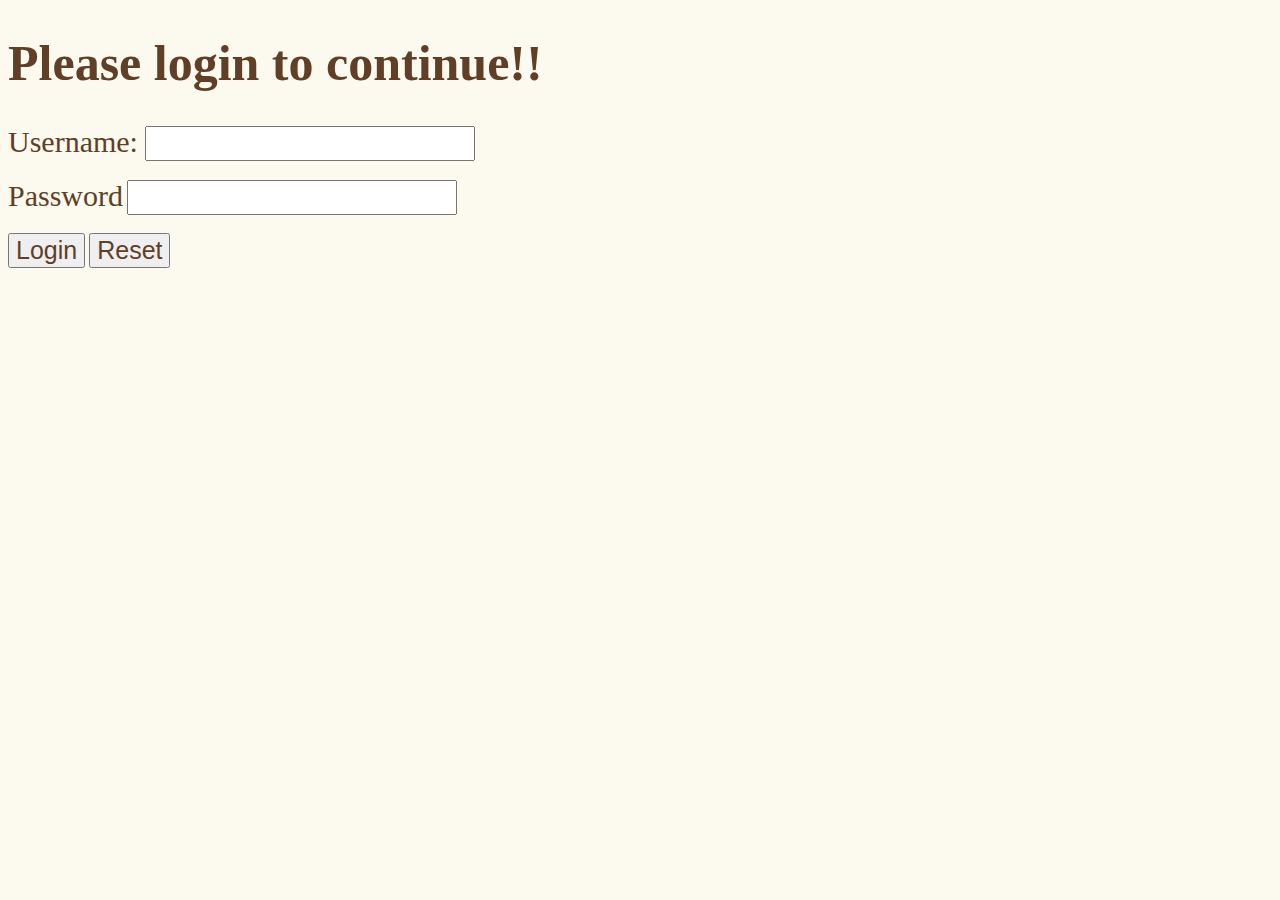
<file: index.html>
<!DOCTYPE html>
<html>
    <head>
        <title>Login</title>
        <script>
            function checkLogin(event){
                event.preventDefault(); 
                const users = {
                    "iniyaa" : "password1",
                    "abc123" : "password2", 
                    "admin" : "password3"
                }; 

                const username = document.getElementById("username").value; 
                const password = document.getElementById("password").value; 

                if (users[username] === password){
                    window.location.href = "home.html"; 
                }
                else{
                    alert("Incorrect username or password")
                }
            }
        </script>
        <link rel="stylesheet" href="login_style.css">
    </head>

    <body>
        <h1>Please login to continue!!</h1>
        <form onsubmit="checkLogin(event)">
        <label for="username">Username: </label>
        <input type="text" id="username" required>
        <br><br>

        <label for="password">Password</label>
        <input type="password" id="password" required>
        
        <br><br>
        <input type="submit" value="Login">
        <input type="reset" value="Reset">
    </form>
    </body>
</html>
</file>
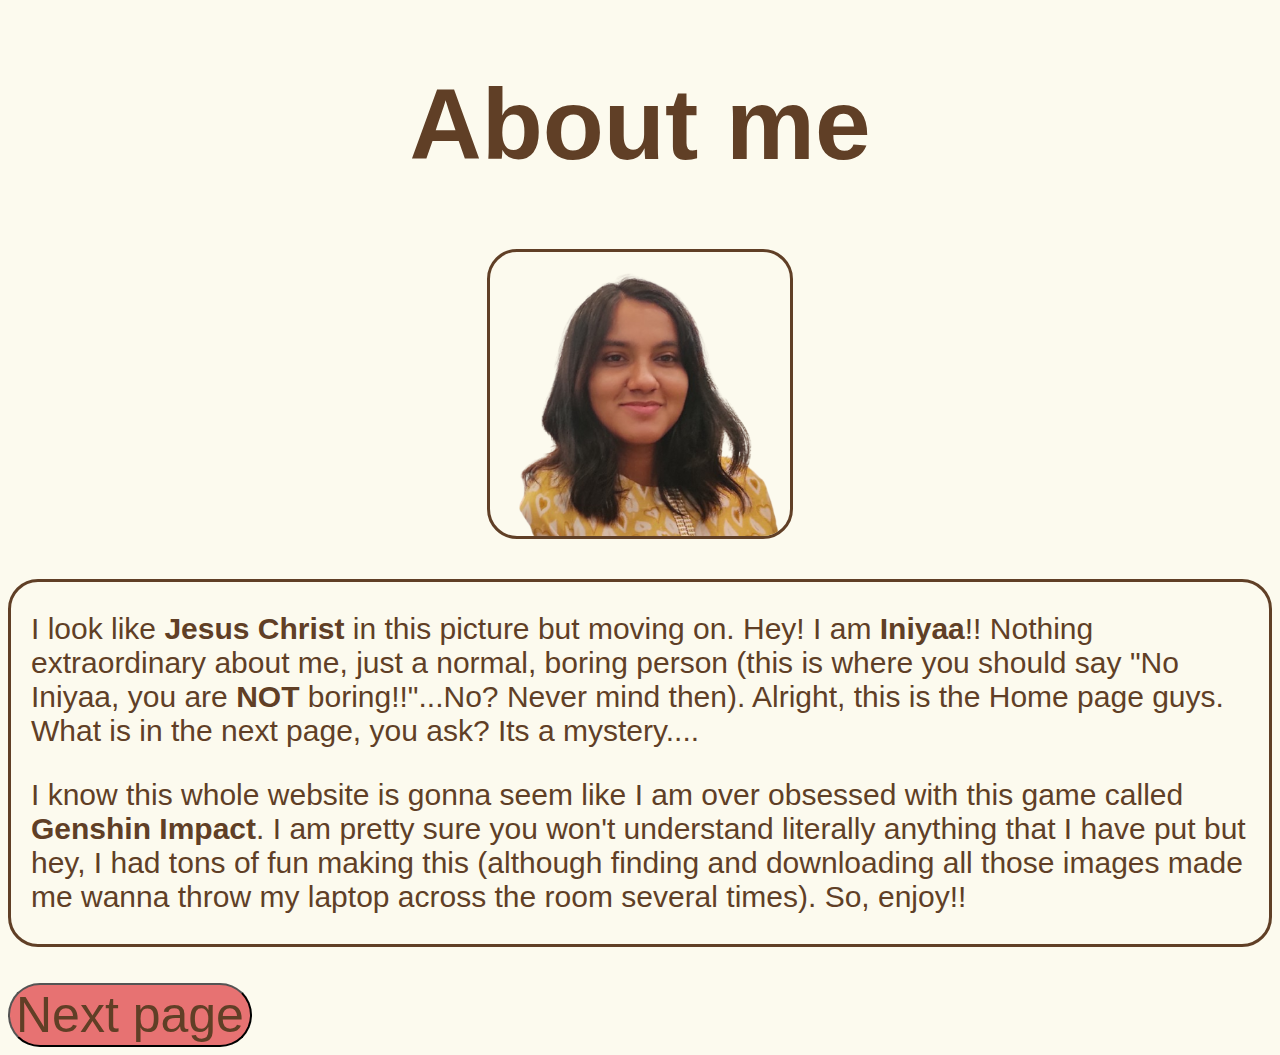
<file: home.html>
<!DOCTYPE html>
<html>
    <head>
        <title>Personal Website</title>
        <link rel="stylesheet" href="style.css">
    </head>

    <body>
        <h1>About me</h1>
        <div id="me">
        <a href="page2.html" target="_blank">
        <img src="assets/images/meee.png" alt="me" width="300">
        </a>
        </div>
        <br><br>
        <div class="desc">
        <p>I look like <b>Jesus Christ</b> in this picture but moving on. Hey! I am <b>Iniyaa</b>!! Nothing extraordinary about me, just a normal, boring person (this is where you should say "No Iniyaa, you are <b>NOT</b> boring!!"...No? Never mind then). Alright, this is the Home page guys. What is in the next page, you ask? Its a mystery....</p>
        <p>I know this whole website is gonna seem like I am over obsessed with this game called <b>Genshin Impact</b>. I am pretty sure you won't understand literally anything that I have put but hey, I had tons of fun making this (although finding and downloading all those images made me wanna throw my laptop across the room several times). So, enjoy!!</p>
    </div>
        <br><br>
        <a href="page2.html" target="_blank">
        <button>Next page</button>
        </a>
    </body>
        
</html>
</file>
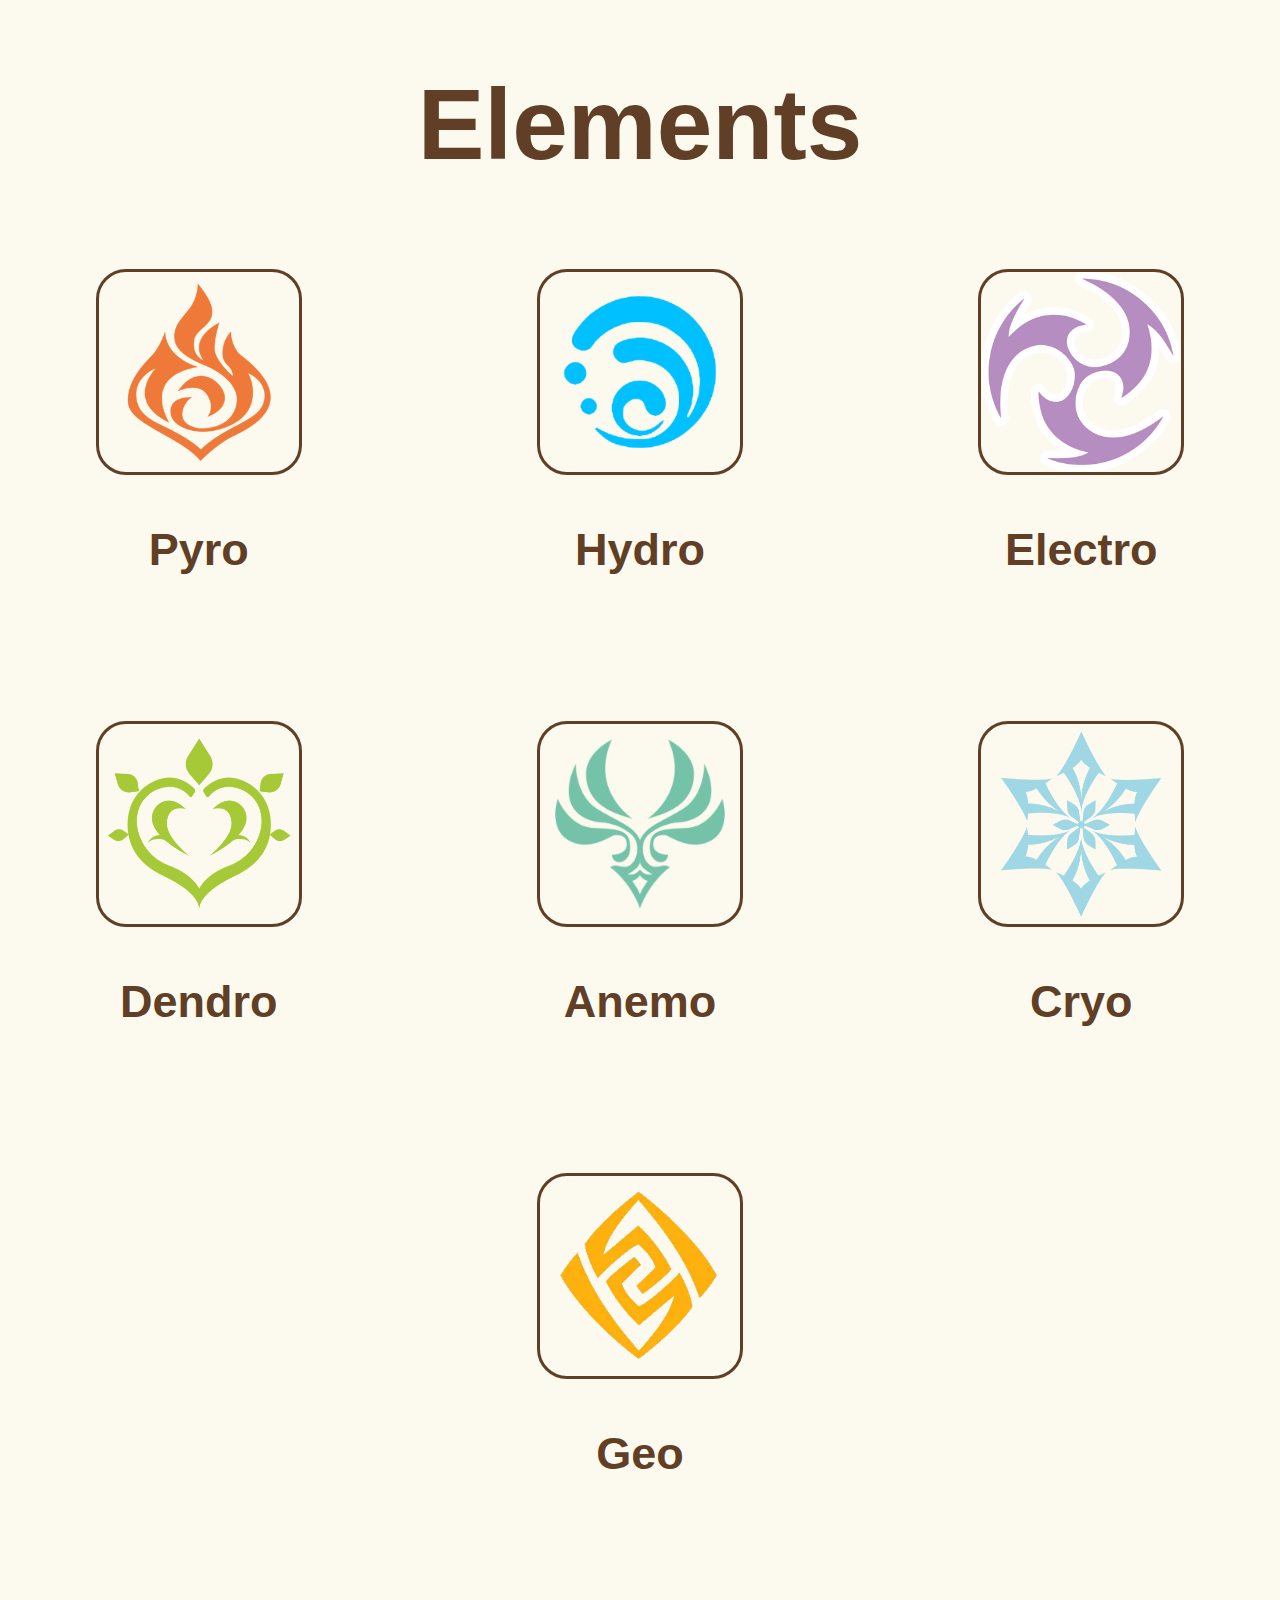
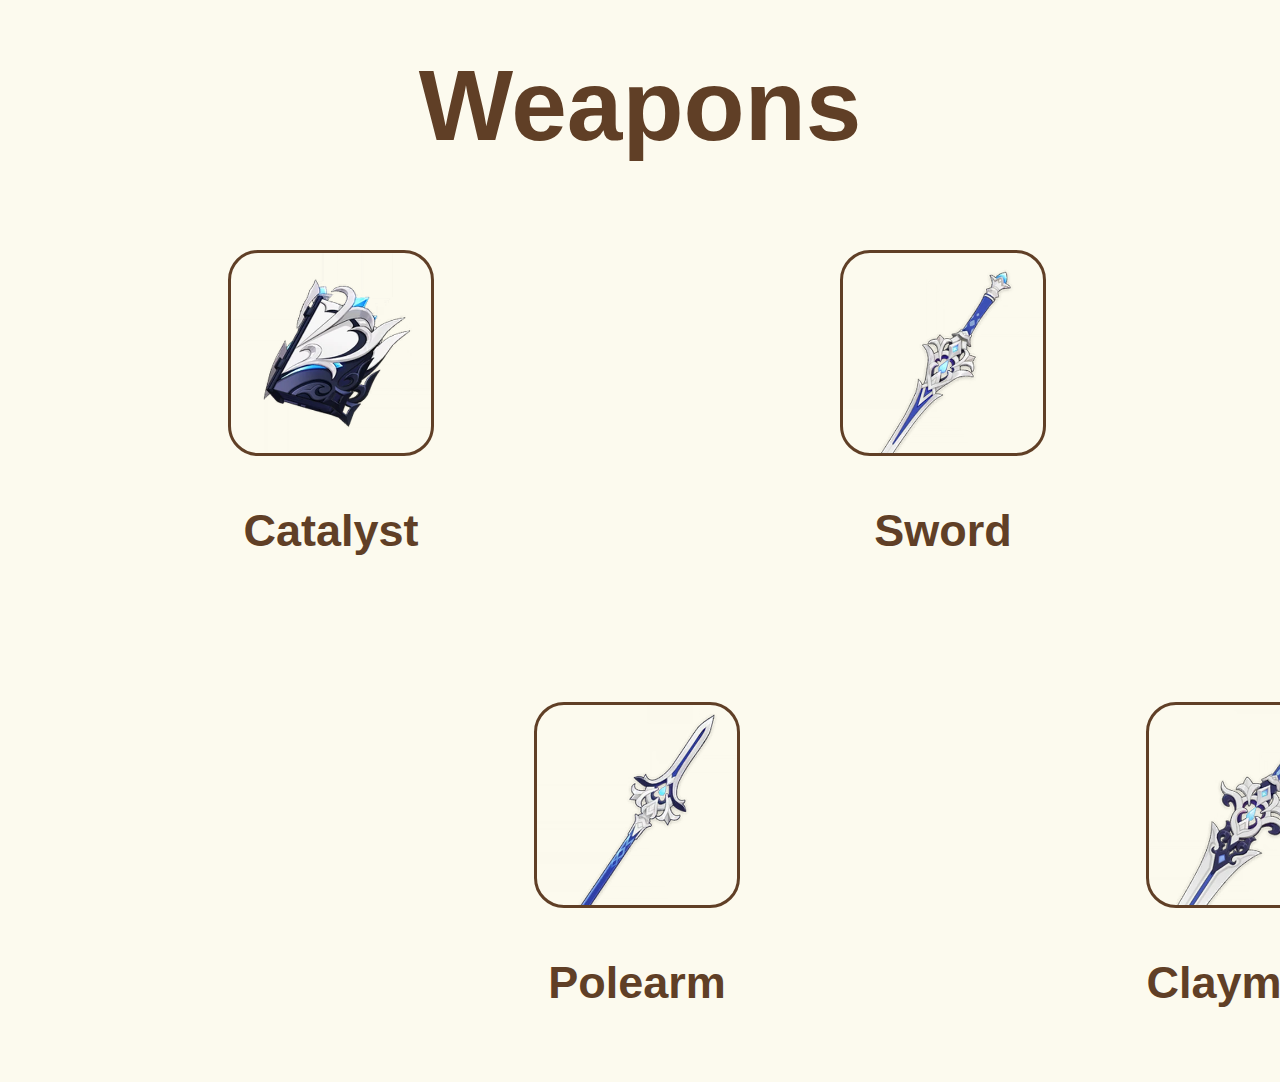
<file: page2.html>
<!DOCTYPE html>
<html>
    <head>
        <title>Categories</title>
        <link rel="stylesheet" href="style.css">
    </head>
    <body id="page2-body">
        <h1 class="Heading">Elements</h1>

        <div class="grid-container1">
        <div class="grid-item">
        <a href="Elements/pyro.html" target="_blank">
        <img src="assets/images/Element_Pyro.webp" alt="pyro" width="200">
        </a>
        <p>Pyro</p>
        </div>


        <div class="grid-item">
        <a href="Elements/hydro.html" target="_blank">
        <img src="assets/images/hydro.webp" alt="hydro" width="200">
        </a>
        <p>Hydro</p>
        </div>

        <div class="grid-item">
        <a href="Elements/electro.html" target="_blank">
        <img src="assets/images/electro.png" alt="electro" width="200">
        </a>
        <p>Electro</p>
        </div>


        <div class="grid-item">
        <a href="Elements/dendro.html" target="_blank">
        <img src="assets/images/dendro.png" alt="dendro" width="200">
        </a>
        <p>Dendro</p>
        </div>


        <div class="grid-item">
        <a href="Elements/anemo.html" target="_blank">
        <img src="assets/images/anemo.webp" alt="anemo" width="200">
        </a>
        <p>Anemo</p>
        </div>

        <div class="grid-item">
        <a href="Elements/cryo.html" target="_blank">
        <img src="assets/images/cryp.png" alt="cryo" width="200">
        </a>
        <p>Cryo</p>
        </div>

        <div class="grid-item" id="geo">
        <a href="Elements/geo.html" target="_blank">
        <img src="assets/images/geo.webp" alt="geo" width="200">
        </a>
        <p>Geo</p>
        </div>
    </div>
        <br><br>



        <h1 class="Heading">Weapons</h1>
        <div class="grid-container2">

        <div class="grid-item2">
        <a href="Weapons/catalyst.html" target="_blank">
        <img src="assets/images/catalyst.webp" alt="catalyst" width="200">
        </a>
        <p>Catalyst</p>
        </div>

        <div class="grid-item2">
        <a href="Weapons/sword.html" target="_blank">
        <img src="assets/images/sword.png" alt="sword" width="200">
        </a>
        <p>Sword</p>
        </div>

        <div class="grid-item2">
        <a href="Weapons/bow.html" target="_blank">
        <img src="assets/images/bow.png" alt="bow" width="200">
        </a>
        <p>Bow</p>
        </div>

        <div class="grid-item2">
        <a href="Weapons/polearm.html" target="_blank">
        <img src="assets/images/polearm.webp" alt="polearm" width="200">
        </a>
        <p>Polearm</p>
        </div>

        <div class="grid-item2">
        <a href="Weapons/claymore.html" target="_blank">
        <img src="assets/images/claymore.webp" alt="sword" width="200">
        </a>
        <p>Claymore</p>
        </div>
    </div>
        </body>
</html>
</file>
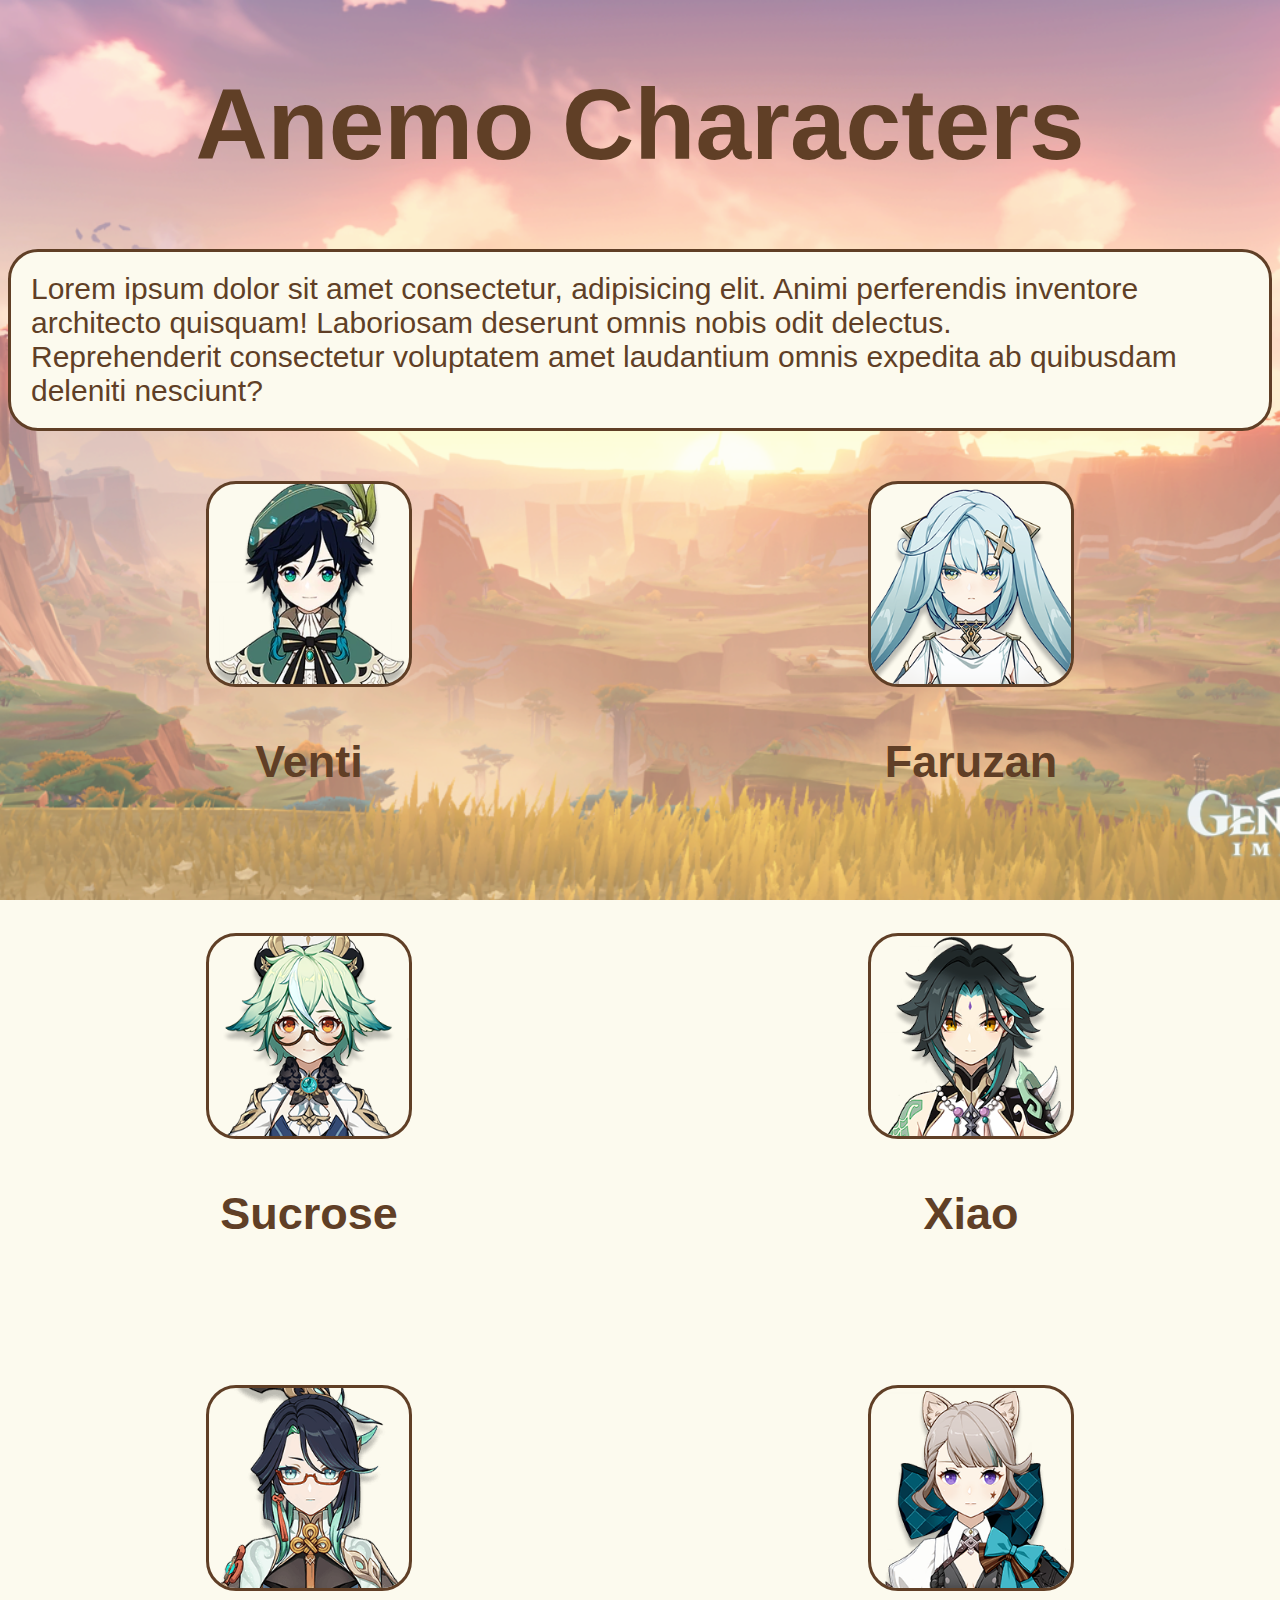
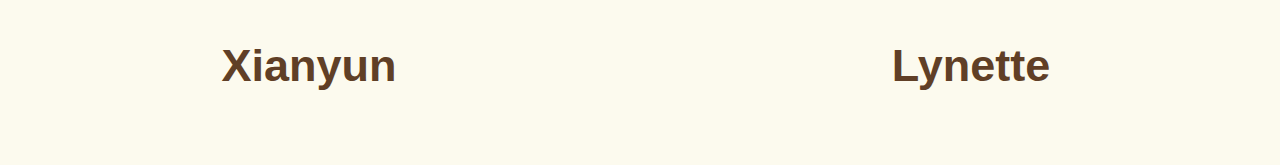
<file: Elements/anemo.html>
<!DOCTYPE html>
<html>
    <head>
        <title>Anemo characters</title>
        <link rel="stylesheet" href="style.css">
    </head>
    <body>
        <h1>Anemo Characters</h1>
        <p id="lorem">Lorem ipsum dolor sit amet consectetur, adipisicing elit. Animi perferendis inventore architecto quisquam! Laboriosam deserunt omnis nobis odit delectus. <br> Reprehenderit consectetur voluptatem amet laudantium omnis expedita ab quibusdam deleniti nesciunt?</p>
        <div class="grid-container1">
            <div class="grid-item">
            <img src="../assets/images/venti.webp" alt="venti" width="200">
            <p>Venti</p>
            </div>
    
    
            <div class="grid-item">
            <img src="../assets/images/faruzan.png" alt="faruzan" width="200">
            <p>Faruzan</p>
            </div>
    
            <div class="grid-item">
            <img src="../assets/images/sucrose.webp" alt="sucrose" width="200">
            <p>Sucrose</p>
            </div>
    
    
            <div class="grid-item">
            <img src="../assets/images/xiao.png" alt="xiao" width="200">
            <p>Xiao</p>
            </div>
    
    
            <div class="grid-item">
            <img src="../assets/images/xianyun.webp" alt="xianyun" width="200">
            <p>Xianyun</p>
            </div>
    
            <div class="grid-item">
            <img src="../assets/images/lynette.webp" alt="lynette" width="200">
            <p>Lynette</p>
            </div>
            </div>
    </body>
</html>
</file>
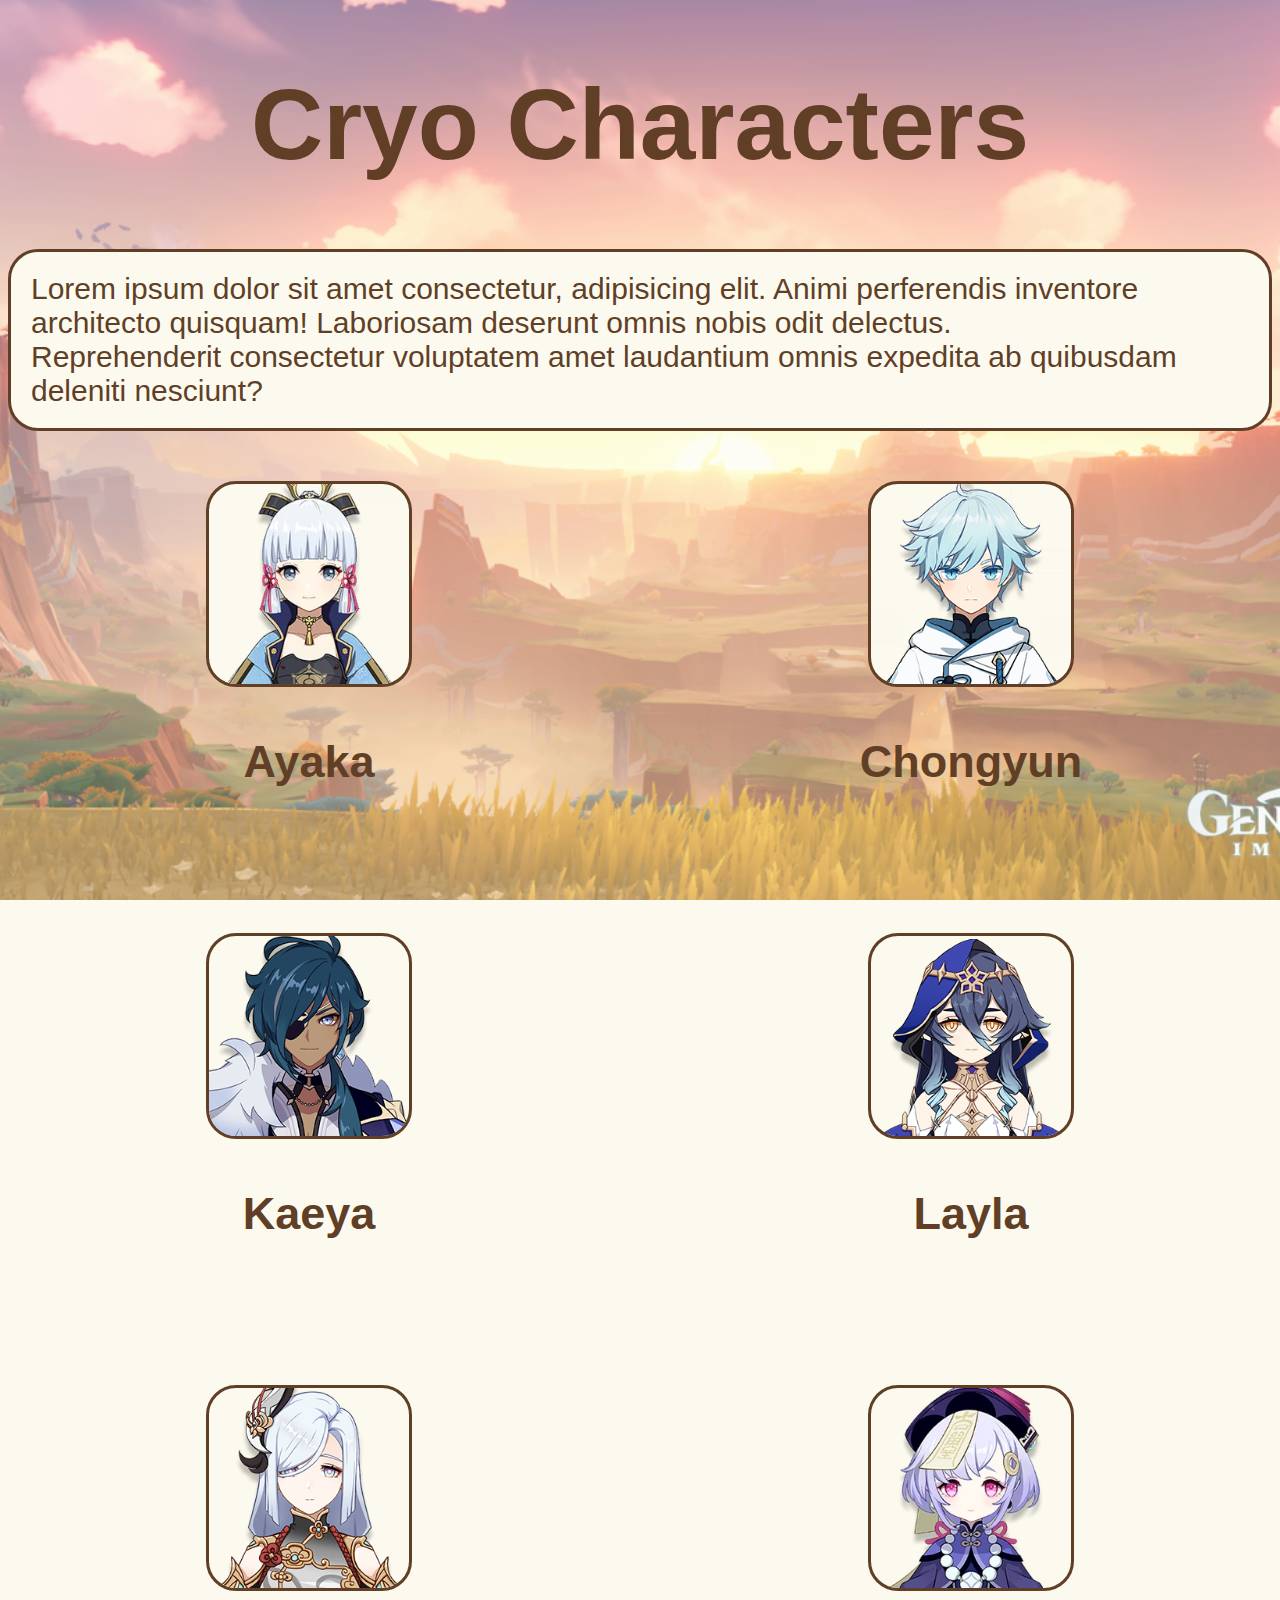
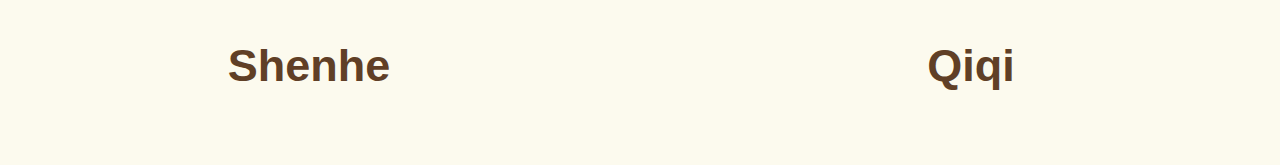
<file: Elements/cryo.html>
<!DOCTYPE html>
<html>
    <head>
        <title>Cryo characters</title>
        <link rel="stylesheet" href="style.css">
    </head>
    <body>
        <h1>Cryo Characters</h1>
        <p id="lorem">Lorem ipsum dolor sit amet consectetur, adipisicing elit. Animi perferendis inventore architecto quisquam! Laboriosam deserunt omnis nobis odit delectus. <br> Reprehenderit consectetur voluptatem amet laudantium omnis expedita ab quibusdam deleniti nesciunt?</p>
        <div class="grid-container1">
            <div class="grid-item">
            <img src="../assets/images/ayaka.webp" alt="ayaka" width="200">
            <p>Ayaka</p>
            </div>
    
    
            <div class="grid-item">
            <img src="../assets/images/Chongyun.png" alt="Chongyun" width="200">
            <p>Chongyun</p>
            </div>
    
            <div class="grid-item">
            <img src="../assets/images/kaeya.webp" alt="kaeya" width="200">
            <p>Kaeya</p>
            </div>
    
    
            <div class="grid-item">
            <img src="../assets/images/layla.webp" alt="layla" width="200">
            <p>Layla</p>
            </div>
    
    
            <div class="grid-item">
            <img src="../assets/images/shenhe.webp" alt="shenhe" width="200">
            <p>Shenhe</p>
            </div>
    
            <div class="grid-item">
            <img src="../assets/images/qiqi.webp" alt="qiqi" width="200">
            <p>Qiqi</p>
            </div>
            </div>
    </body>
</html>
</file>
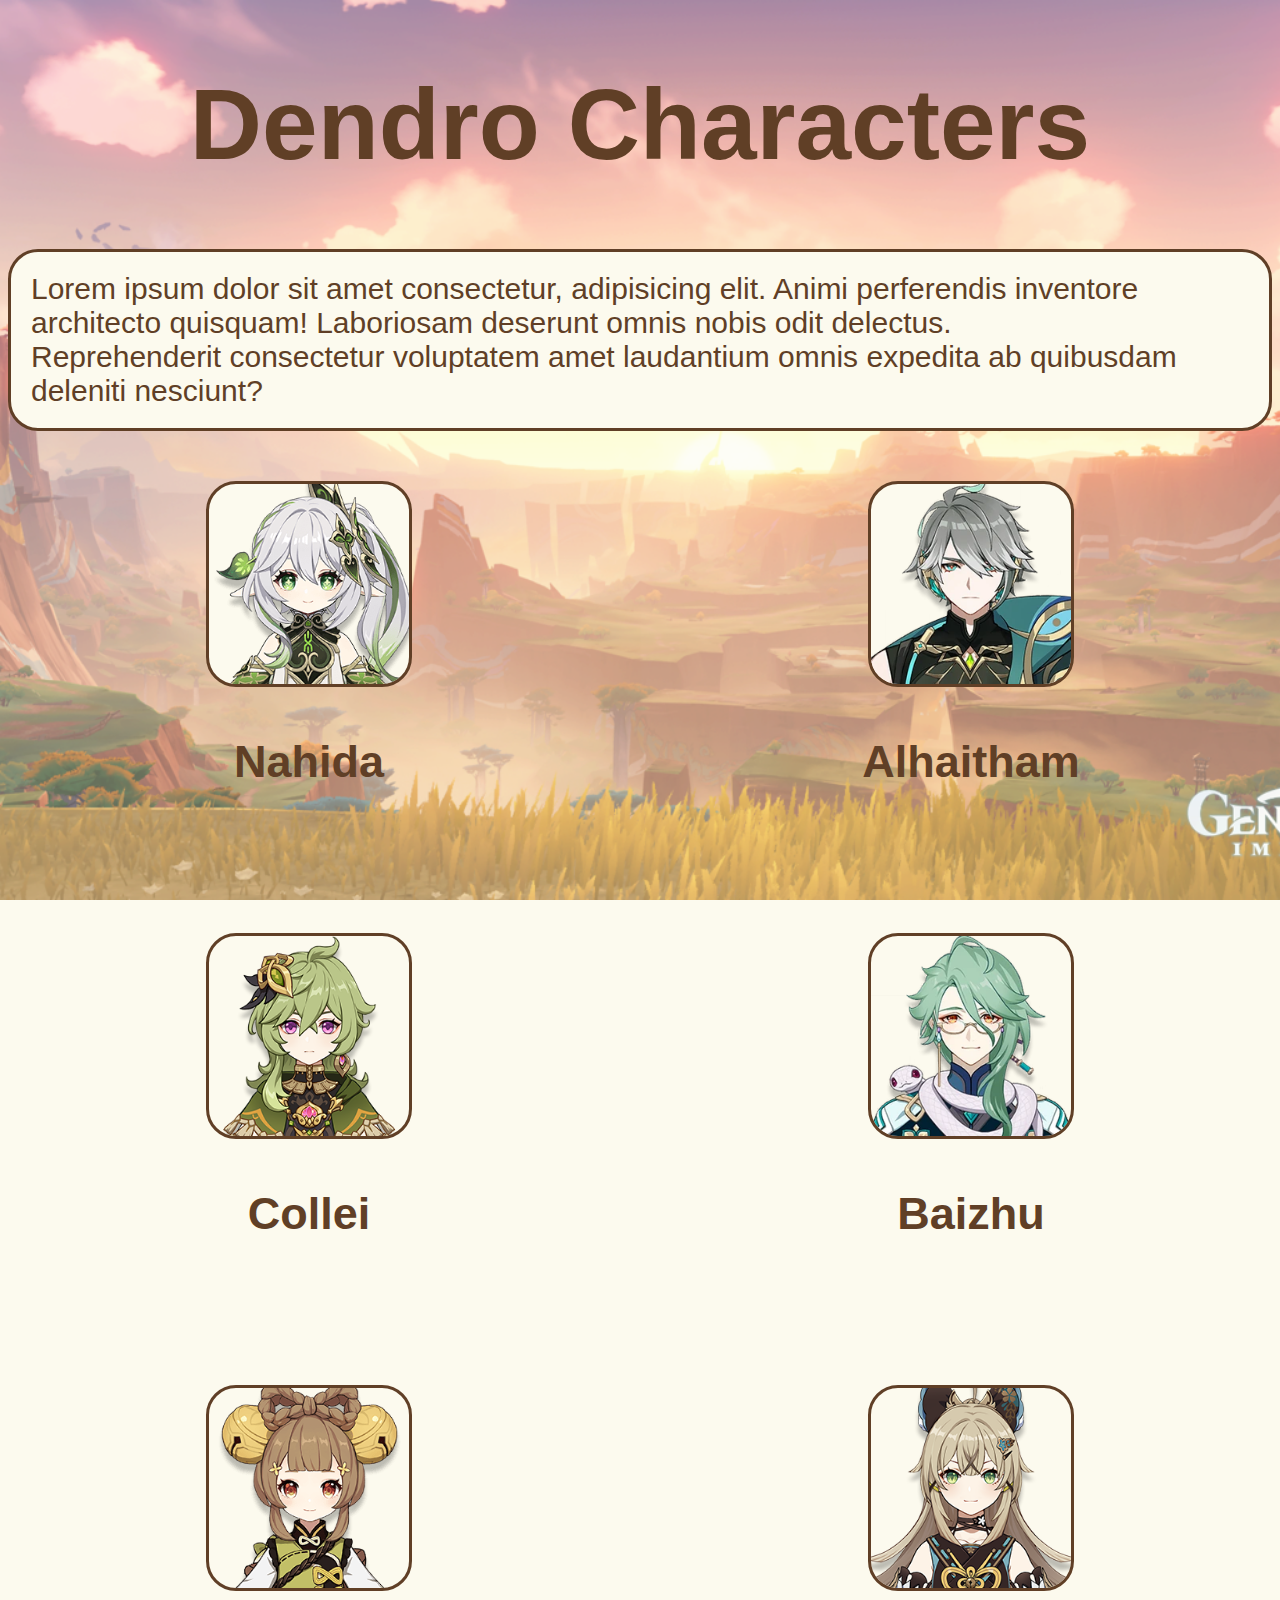
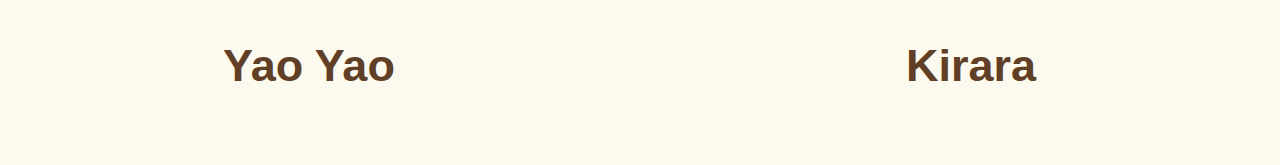
<file: Elements/dendro.html>
<!DOCTYPE html>
<html>
    <head>
        <title>Dendro characters</title>
        <link rel="stylesheet" href="style.css">
    </head>
    <body>
        <h1>Dendro Characters</h1>
        <p id="lorem">Lorem ipsum dolor sit amet consectetur, adipisicing elit. Animi perferendis inventore architecto quisquam! Laboriosam deserunt omnis nobis odit delectus. <br> Reprehenderit consectetur voluptatem amet laudantium omnis expedita ab quibusdam deleniti nesciunt?</p>
        <div class="grid-container1">
            <div class="grid-item">
            <img src="../assets/images/nahida.png" alt="nahida" width="200">
            <p>Nahida</p>
            </div>
    
    
            <div class="grid-item">
            <img src="../assets/images/alhaitham.webp" alt="alhaitham " width="200">
            <p>Alhaitham</p>
            </div>
    
            <div class="grid-item">
            <img src="../assets/images/collei.webp" alt="collei" width="200">
            <p>Collei</p>
            </div>
    
    
            <div class="grid-item">
            <img src="../assets/images/Baizhu_Icon.webp" alt="Baizhu" width="200">
            <p>Baizhu</p>
            </div>
    
    
            <div class="grid-item">
            <img src="../assets/images/yao.webp" alt="yao" width="200">
            <p>Yao Yao</p>
            </div>
    
            <div class="grid-item">
            <img src="../assets/images/kirara.webp" alt="kirara" width="200">
            <p>Kirara</p>
            </div>
            </div>
    </body>
</html>
</file>
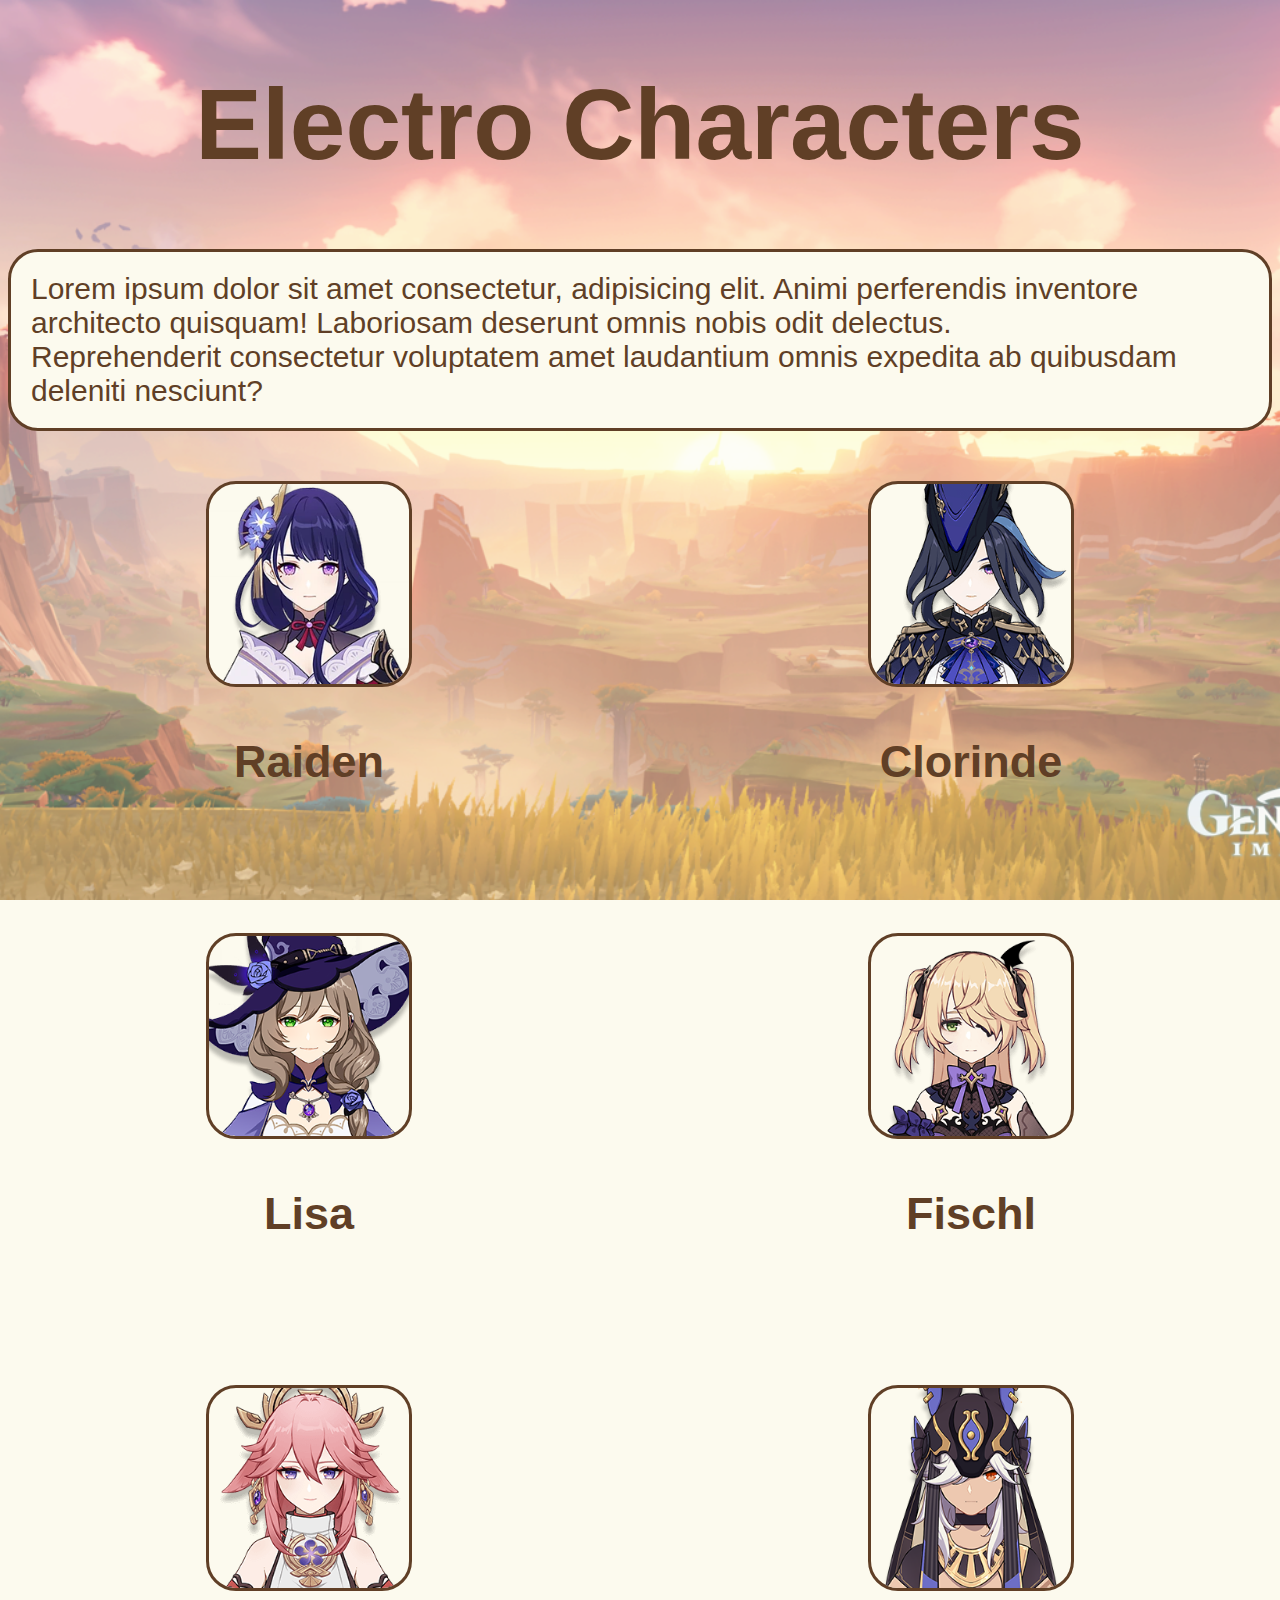
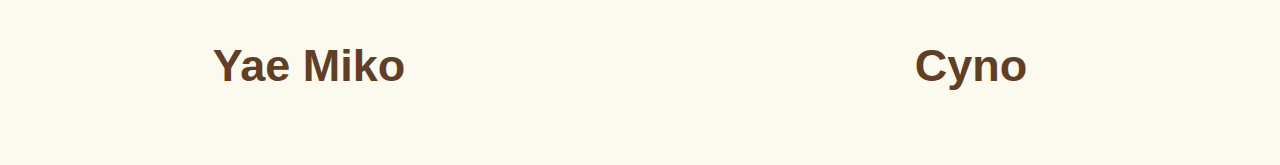
<file: Elements/electro.html>
<!DOCTYPE html>
<html>
    <head>
        <title>Electro characters</title>
        <link rel="stylesheet" href="style.css">
    </head>
    <body>
        <h1>Electro Characters</h1>
        <p id="lorem">Lorem ipsum dolor sit amet consectetur, adipisicing elit. Animi perferendis inventore architecto quisquam! Laboriosam deserunt omnis nobis odit delectus. <br> Reprehenderit consectetur voluptatem amet laudantium omnis expedita ab quibusdam deleniti nesciunt?</p>
        <div class="grid-container1">
            <div class="grid-item">
            <img src="../assets/images/raiden.webp" alt="raiden" width="200">
            <p>Raiden</p>
            </div>
    
    
            <div class="grid-item">
            <img src="../assets/images/clorinde.webp" alt="clorinde " width="200">
            <p>Clorinde</p>
            </div>
    
            <div class="grid-item">
            <img src="../assets/images/lisa.png" alt="lisa" width="200">
            <p>Lisa</p>
            </div>
    
    
            <div class="grid-item">
            <img src="../assets/images/fischl.png" alt="fischl" width="200">
            <p>Fischl</p>
            </div>
    
    
            <div class="grid-item">
            <img src="../assets/images/yae.webp" alt="yae" width="200">
            <p>Yae Miko</p>
            </div>
    
            <div class="grid-item">
            <img src="../assets/images/cyno.webp" alt="cyno" width="200">
            <p>Cyno</p>
            </div>
            </div>
    </body>
</html>
</file>
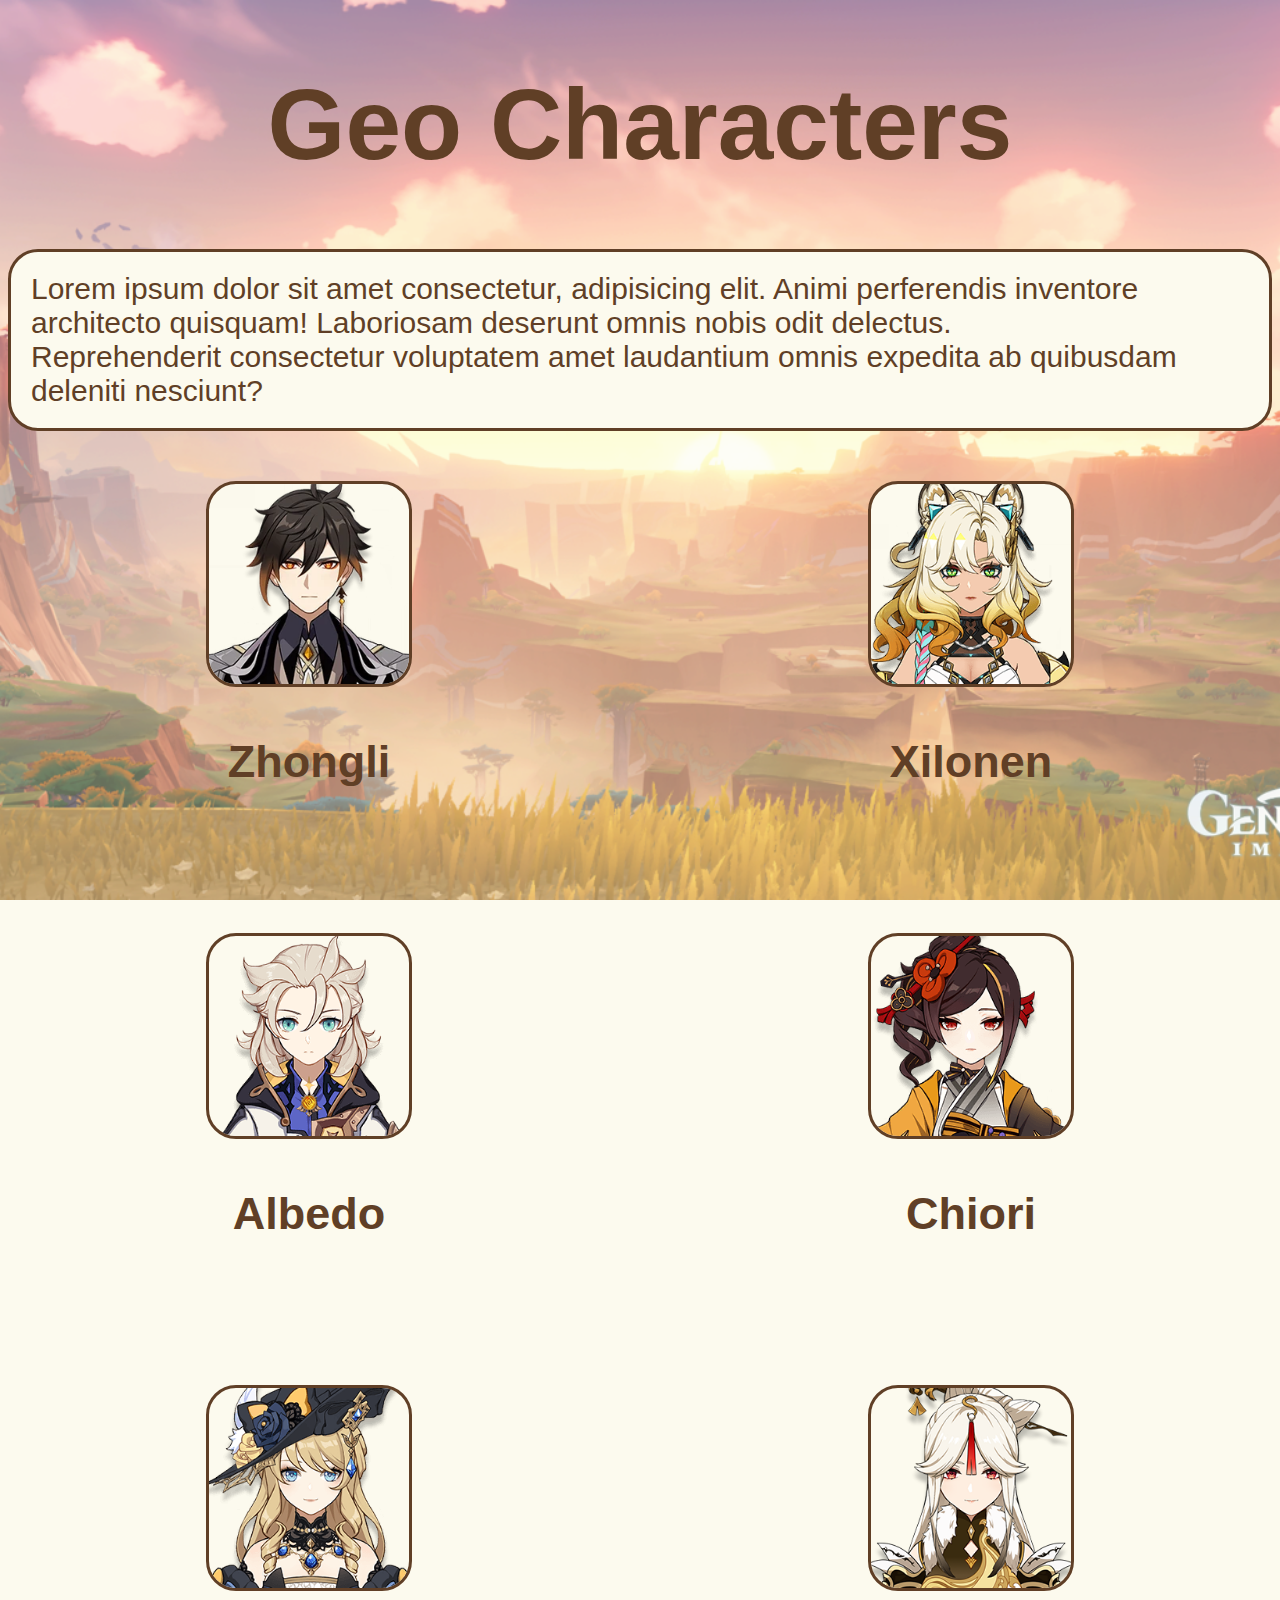
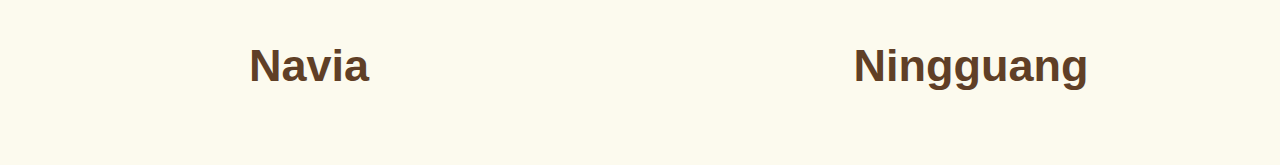
<file: Elements/geo.html>
<!DOCTYPE html>
<html>
    <head>
        <title>Hydro characters</title>
        <link rel="stylesheet" href="style.css">
    </head>
    <body>
        <h1>Geo Characters</h1>
        <p id="lorem">Lorem ipsum dolor sit amet consectetur, adipisicing elit. Animi perferendis inventore architecto quisquam! Laboriosam deserunt omnis nobis odit delectus. <br> Reprehenderit consectetur voluptatem amet laudantium omnis expedita ab quibusdam deleniti nesciunt?</p>
        <div class="grid-container1">
            <div class="grid-item">
            <img src="../assets/images/zhongli.webp" alt="zhongli" width="200">
            <p>Zhongli</p>
            </div>
    
    
            <div class="grid-item">
            <img src="../assets/images/xilonen.webp" alt="xilonen" width="200">
            <p>Xilonen</p>
            </div>
    
            <div class="grid-item">
            <img src="../assets/images/albedo.webp" alt="albedo" width="200">
            <p>Albedo</p>
            </div>
    
    
            <div class="grid-item">
            <img src="../assets/images/chiori.webp" alt="chiori" width="200">
            <p>Chiori</p>
            </div>
    
    
            <div class="grid-item">
            <img src="../assets/images/navia.webp" alt="navia" width="200">
            <p>Navia</p>
            </div>
    
            <div class="grid-item">
            <img src="../assets/images/ningguang.webp" alt="ningguang" width="200">
            <p>Ningguang</p>
            </div>
            </div>
    </body>
</html>
</file>
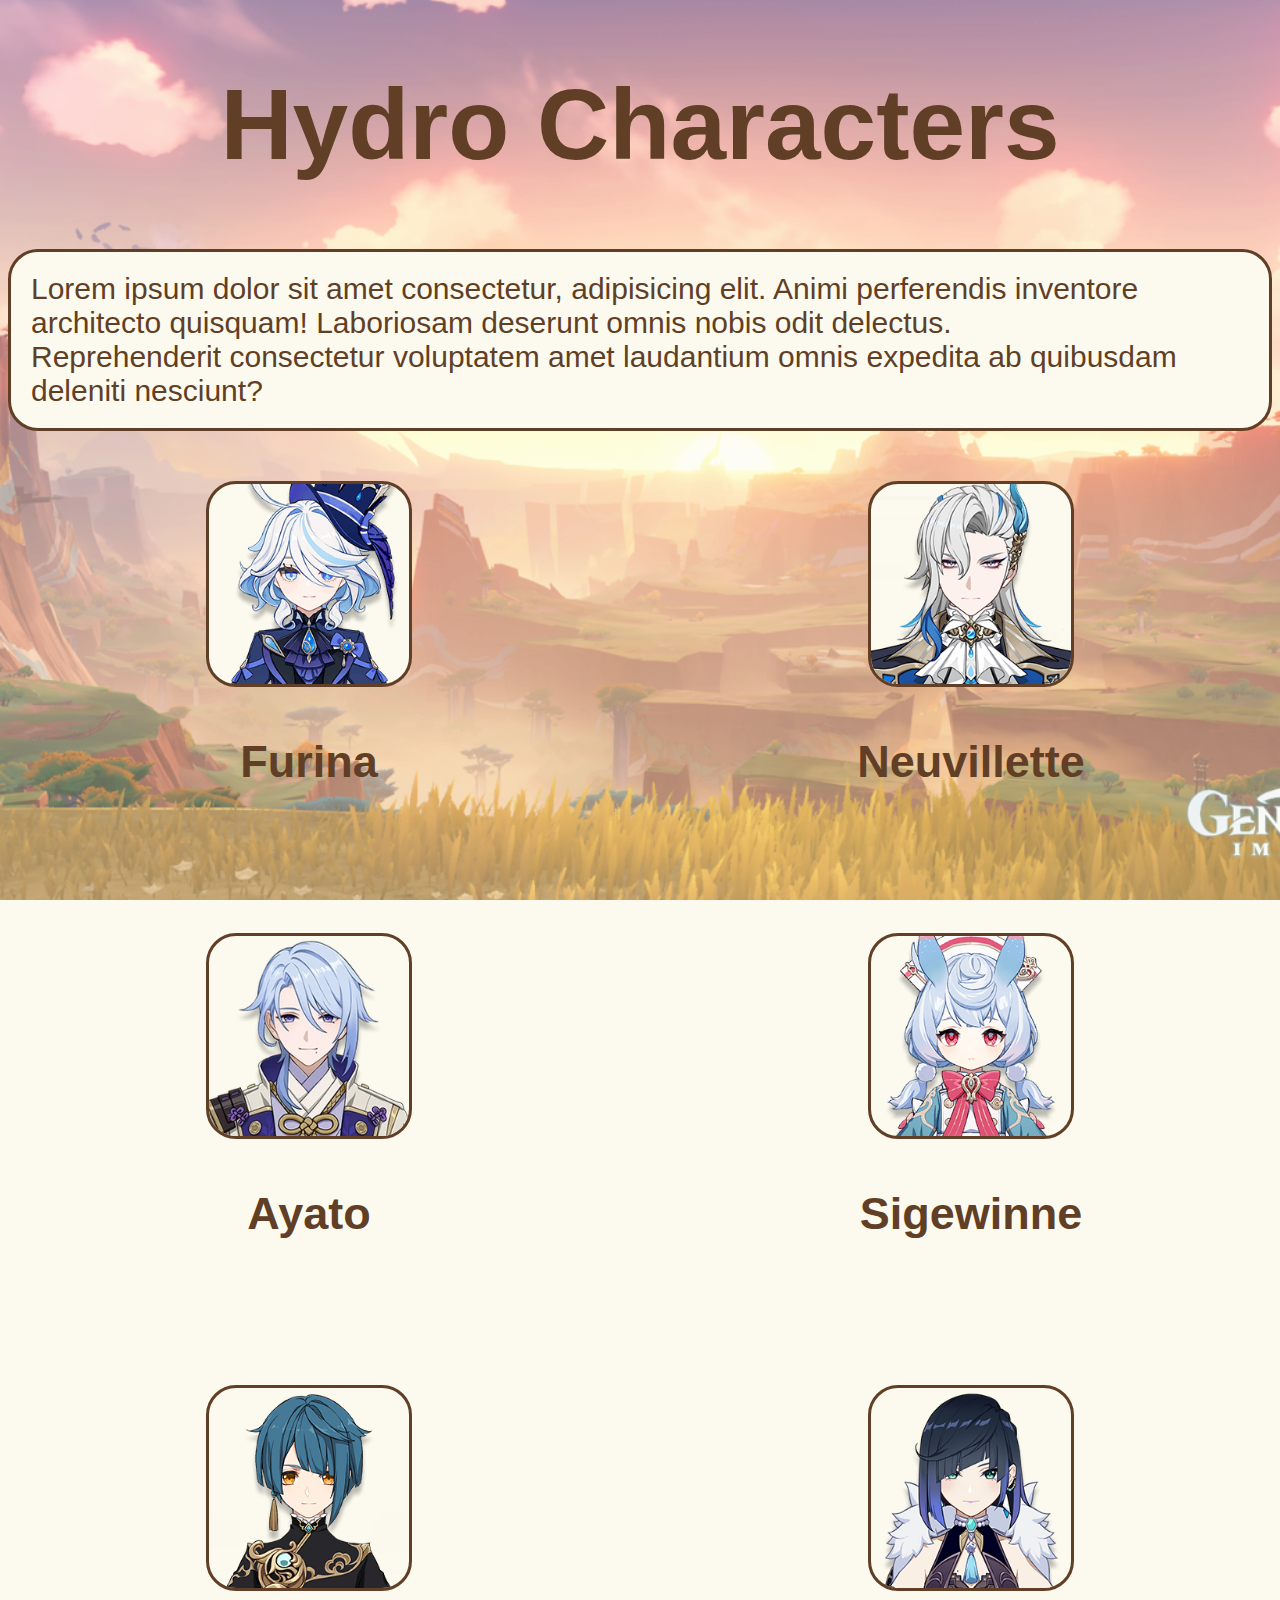
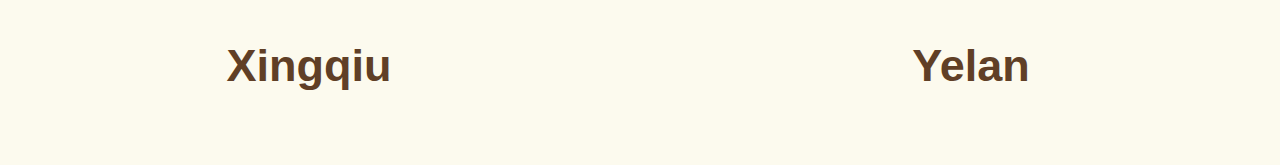
<file: Elements/hydro.html>
<!DOCTYPE html>
<html>
    <head>
        <title>Hydro characters</title>
        <link rel="stylesheet" href="style.css">
    </head>
    <body>
        <h1>Hydro Characters</h1>
        <p id="lorem">Lorem ipsum dolor sit amet consectetur, adipisicing elit. Animi perferendis inventore architecto quisquam! Laboriosam deserunt omnis nobis odit delectus. <br> Reprehenderit consectetur voluptatem amet laudantium omnis expedita ab quibusdam deleniti nesciunt?</p>
        <div class="grid-container1">
            <div class="grid-item">
            <img src="../assets/images/furina.webp" alt="furina" width="200">
            <p>Furina</p>
            </div>
    
    
            <div class="grid-item">
            <img src="../assets/images/neuvi.webp" alt="neuvi" width="200">
            <p>Neuvillette</p>
            </div>
    
            <div class="grid-item">
            <img src="../assets/images/ayato.webp" alt="ayato" width="200">
            <p>Ayato</p>
            </div>
    
    
            <div class="grid-item">
            <img src="../assets/images/sigewinne.webp" alt="sigewinne" width="200">
            <p>Sigewinne</p>
            </div>
    
    
            <div class="grid-item">
            <img src="../assets/images/Xingqiu.png" alt="Xingqiu" width="200">
            <p>Xingqiu</p>
            </div>
    
            <div class="grid-item">
            <img src="../assets/images/yelan.png" alt="Yelan" width="200">
            <p>Yelan</p>
            </div>
            </div>
    </body>
</html>
</file>
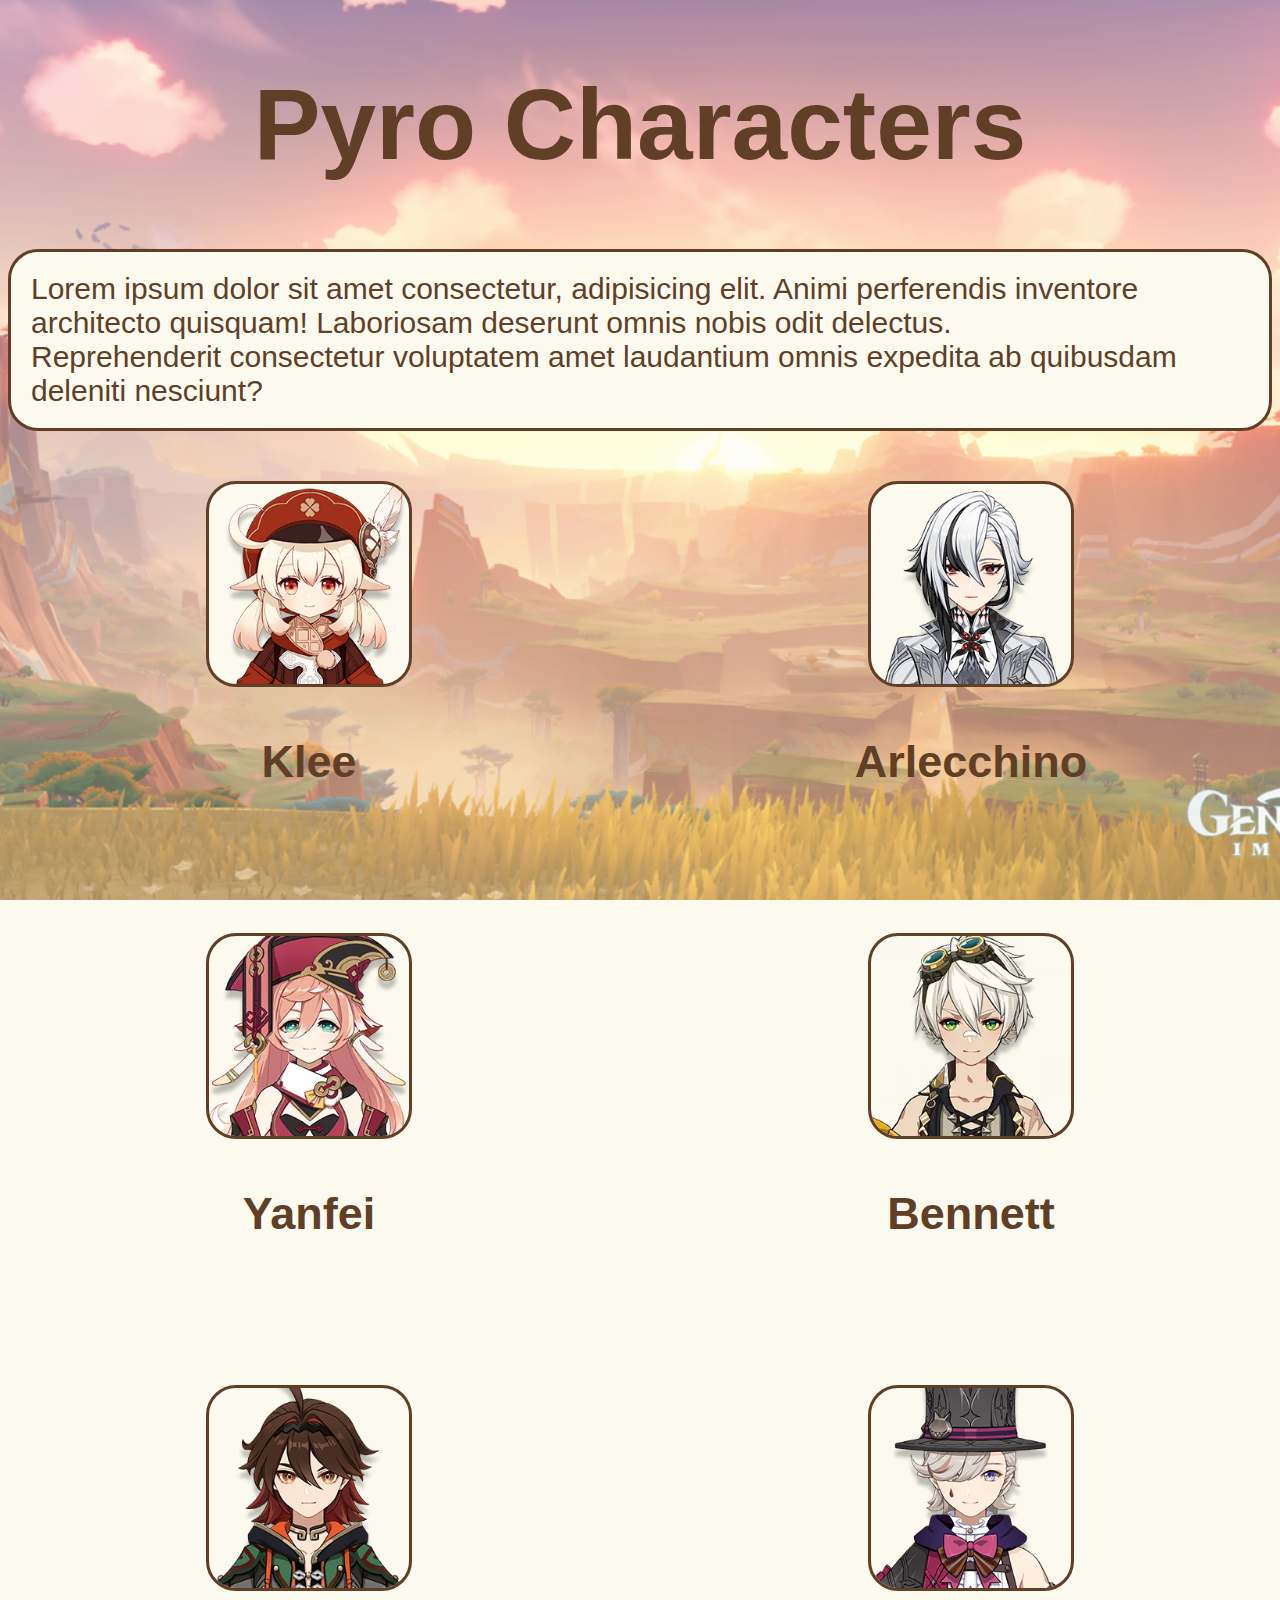
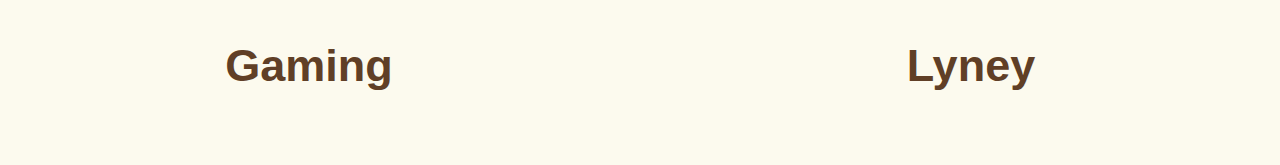
<file: Elements/pyro.html>
<!DOCTYPE html>
<html>
    <head>
        <title>Pyro characters</title>
        <link rel="stylesheet" href="style.css">
    </head>
    <body>
        <h1>Pyro Characters</h1>
        <p id="lorem">Lorem ipsum dolor sit amet consectetur, adipisicing elit. Animi perferendis inventore architecto quisquam! Laboriosam deserunt omnis nobis odit delectus. <br> Reprehenderit consectetur voluptatem amet laudantium omnis expedita ab quibusdam deleniti nesciunt?</p>
        <div class="grid-container1">
            <div class="grid-item">
            <img src="../assets/images/klee.webp" alt="klee" width="200">
            <p>Klee</p>
            </div>
    
    
            <div class="grid-item">
            <img src="../assets/images/arlecchino.webp" alt="arlecchino" width="200">
            <p>Arlecchino</p>
            </div>
    
            <div class="grid-item">
            <img src="../assets/images/yanfei.webp" alt="yanfei" width="200">
            <p>Yanfei</p>
            </div>
    
    
            <div class="grid-item">
            <img src="../assets/images/bennett.webp" alt="bennett" width="200">
            <p>Bennett</p>
            </div>
    
    
            <div class="grid-item">
            <img src="../assets/images/gaming.webp" alt="gaming" width="200">
            <p>Gaming</p>
            </div>
    
            <div class="grid-item">
            <img src="../assets/images/lyney.webp" alt="lyney" width="200">
            <p>Lyney</p>
            </div>
            </div>
    </body>
</html>
</file>
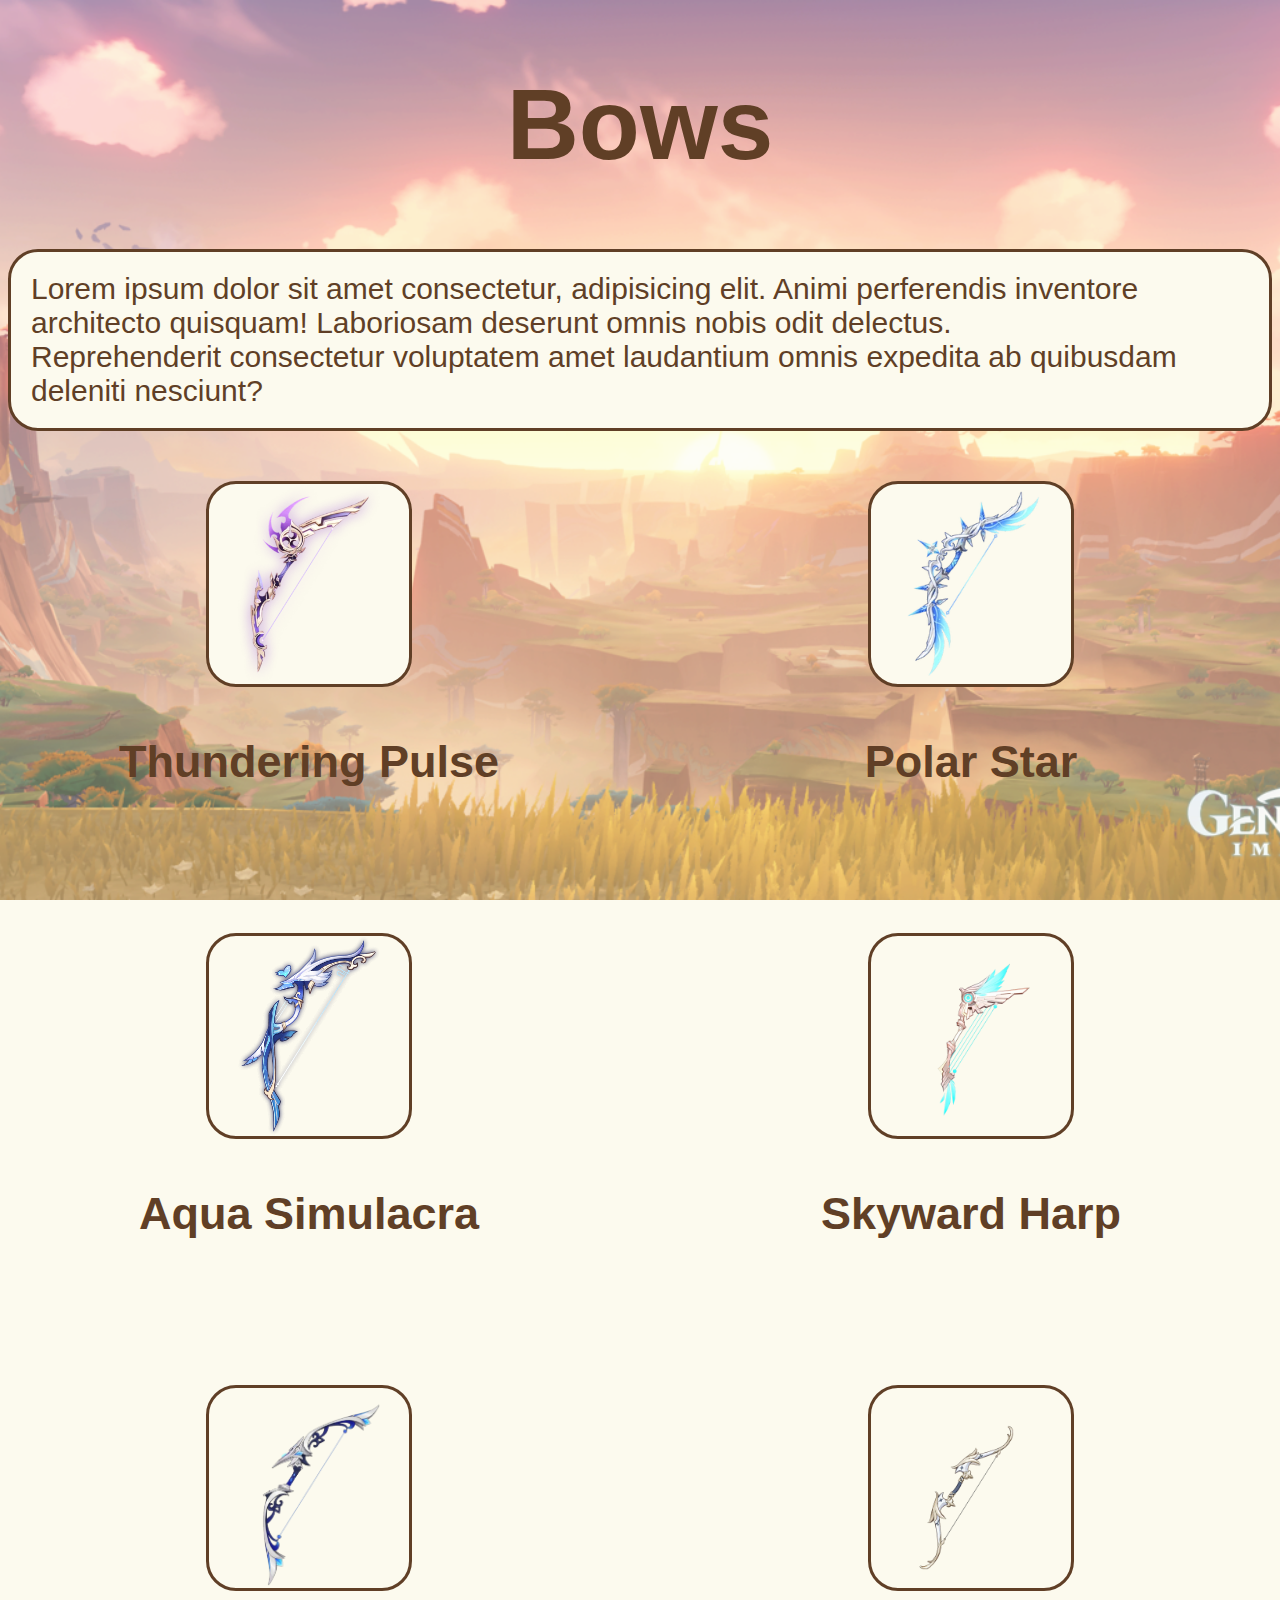
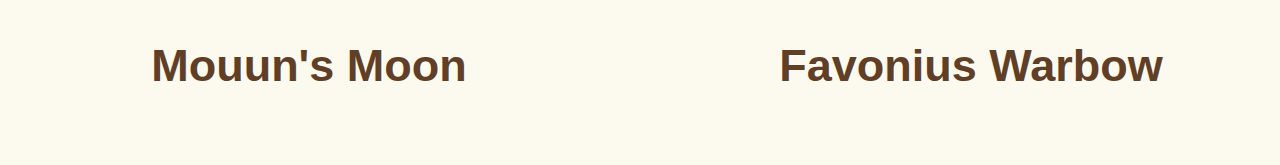
<file: Weapons/bow.html>
<!DOCTYPE html>
<html>
    <head>
        <title>Bows</title>
        <link rel="stylesheet" href="../Elements/style.css">
    </head>
    <body>
        <h1>Bows</h1>
        <p id="lorem">Lorem ipsum dolor sit amet consectetur, adipisicing elit. Animi perferendis inventore architecto quisquam! Laboriosam deserunt omnis nobis odit delectus. <br> Reprehenderit consectetur voluptatem amet laudantium omnis expedita ab quibusdam deleniti nesciunt?</p>
        <div class="grid-container1">
            <div class="grid-item">
            <img src="../assets/images/thundering.png" alt="thundering" width="200">
            <p>Thundering Pulse</p>
            </div>
    
    
            <div class="grid-item">
            <img src="../assets/images/Weapon_Polar_Star_Full_Icon.webp" alt="polar" width="200">
            <p>Polar Star</p>
            </div>
    
            <div class="grid-item">
            <img src="../assets/images/aqua_simulacra.webp" alt="aqua_simulacra" width="200">
            <p>Aqua Simulacra</p>
            </div>
    
    
            <div class="grid-item">
            <img src="../assets/images/skyward harp.webp" alt="harp" width="200">
            <p>Skyward Harp</p>
            </div>
    
    
            <div class="grid-item">
            <img src="../assets/images/bow.png" alt="mounn" width="200">
            <p>Mouun's Moon</p>
            </div>
    
            <div class="grid-item">
            <img src="../assets/images/warbow.webp" alt="Warbow" width="200">
            <p>Favonius Warbow</p>
            </div>
            </div>
    </body>
</html>
</file>
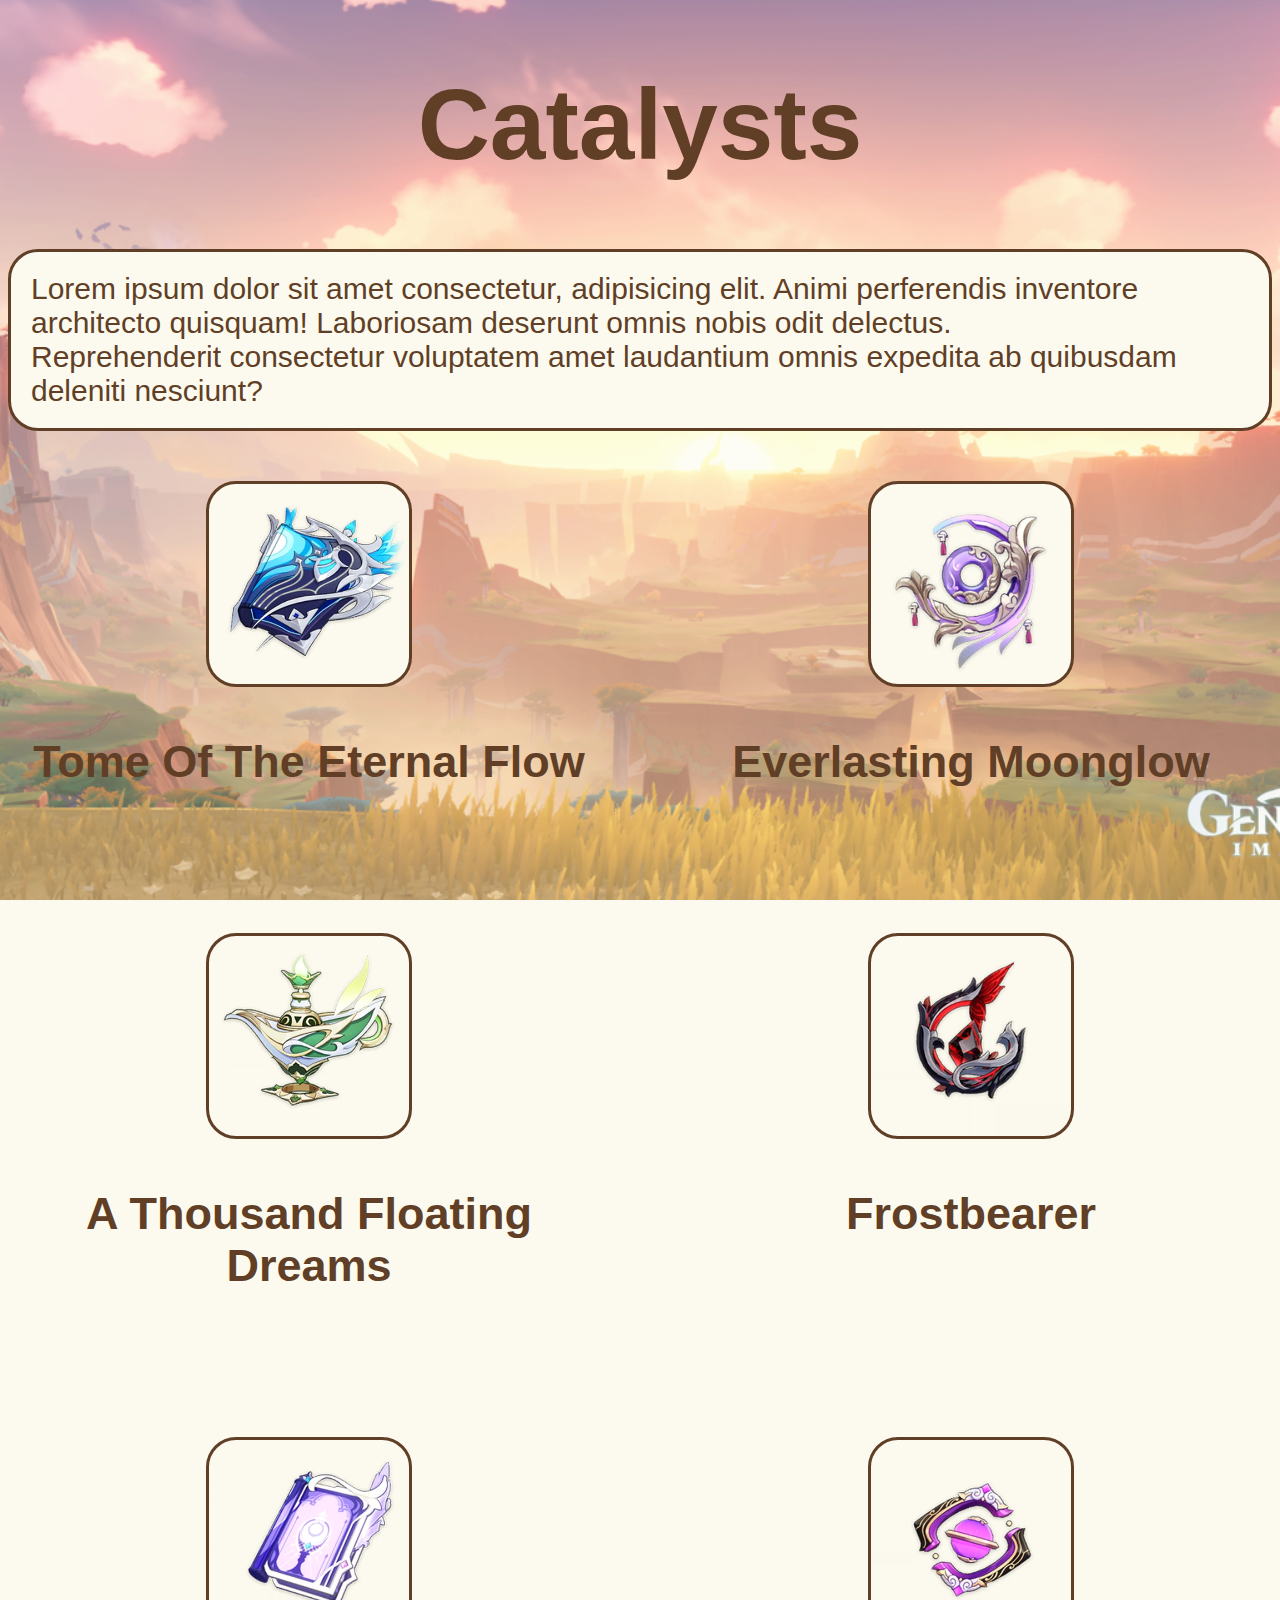
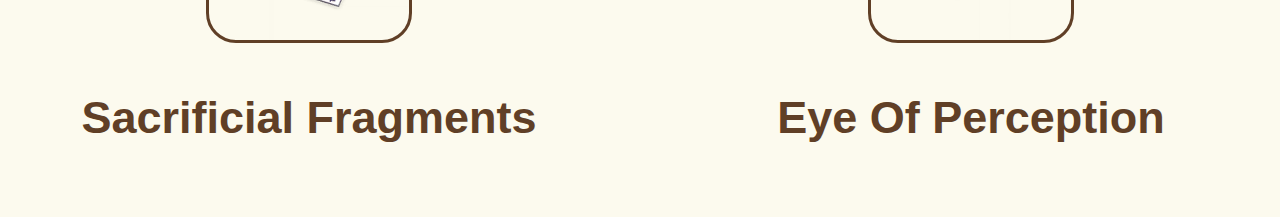
<file: Weapons/catalyst.html>
<!DOCTYPE html>
<html>
    <head>
        <title>Catalysts</title>
        <link rel="stylesheet" href="../Elements/style.css">
    </head>
    <body>
        <h1>Catalysts</h1>
        <p id="lorem">Lorem ipsum dolor sit amet consectetur, adipisicing elit. Animi perferendis inventore architecto quisquam! Laboriosam deserunt omnis nobis odit delectus. <br> Reprehenderit consectetur voluptatem amet laudantium omnis expedita ab quibusdam deleniti nesciunt?</p>
        <div class="grid-container1">
            <div class="grid-item">
            <img src="../assets/images/tome.webp" alt="tome" width="200">
            <p>Tome Of The Eternal Flow</p>
            </div>
    
    
            <div class="grid-item">
            <img src="../assets/images/everlasting.webp" alt="everlasting" width="200">
            <p>Everlasting Moonglow</p>
            </div>
    
            <div class="grid-item">
            <img src="../assets/images/Weapon_A_Thousand_Floating_Dreams.webp" alt="thousand" width="200">
            <p>A Thousand Floating Dreams</p>
            </div>
    
    
            <div class="grid-item">
            <img src="../assets/images/Weapon_Frostbearer_2nd.webp" alt="Frostbearer" width="200">
            <p>Frostbearer</p>
            </div>
    
    
            <div class="grid-item">
            <img src="../assets/images/Weapon_Sacrificial_Fragments_2nd.webp" alt="Sacrificial" width="200">
            <p>Sacrificial Fragments</p>
            </div>
    
            <div class="grid-item">
            <img src="../assets/images/Weapon_Eye_of_Perception_2nd.webp" alt="Eye" width="200">
            <p>Eye Of Perception</p>
            </div>
            </div>
    </body>
</html>
</file>
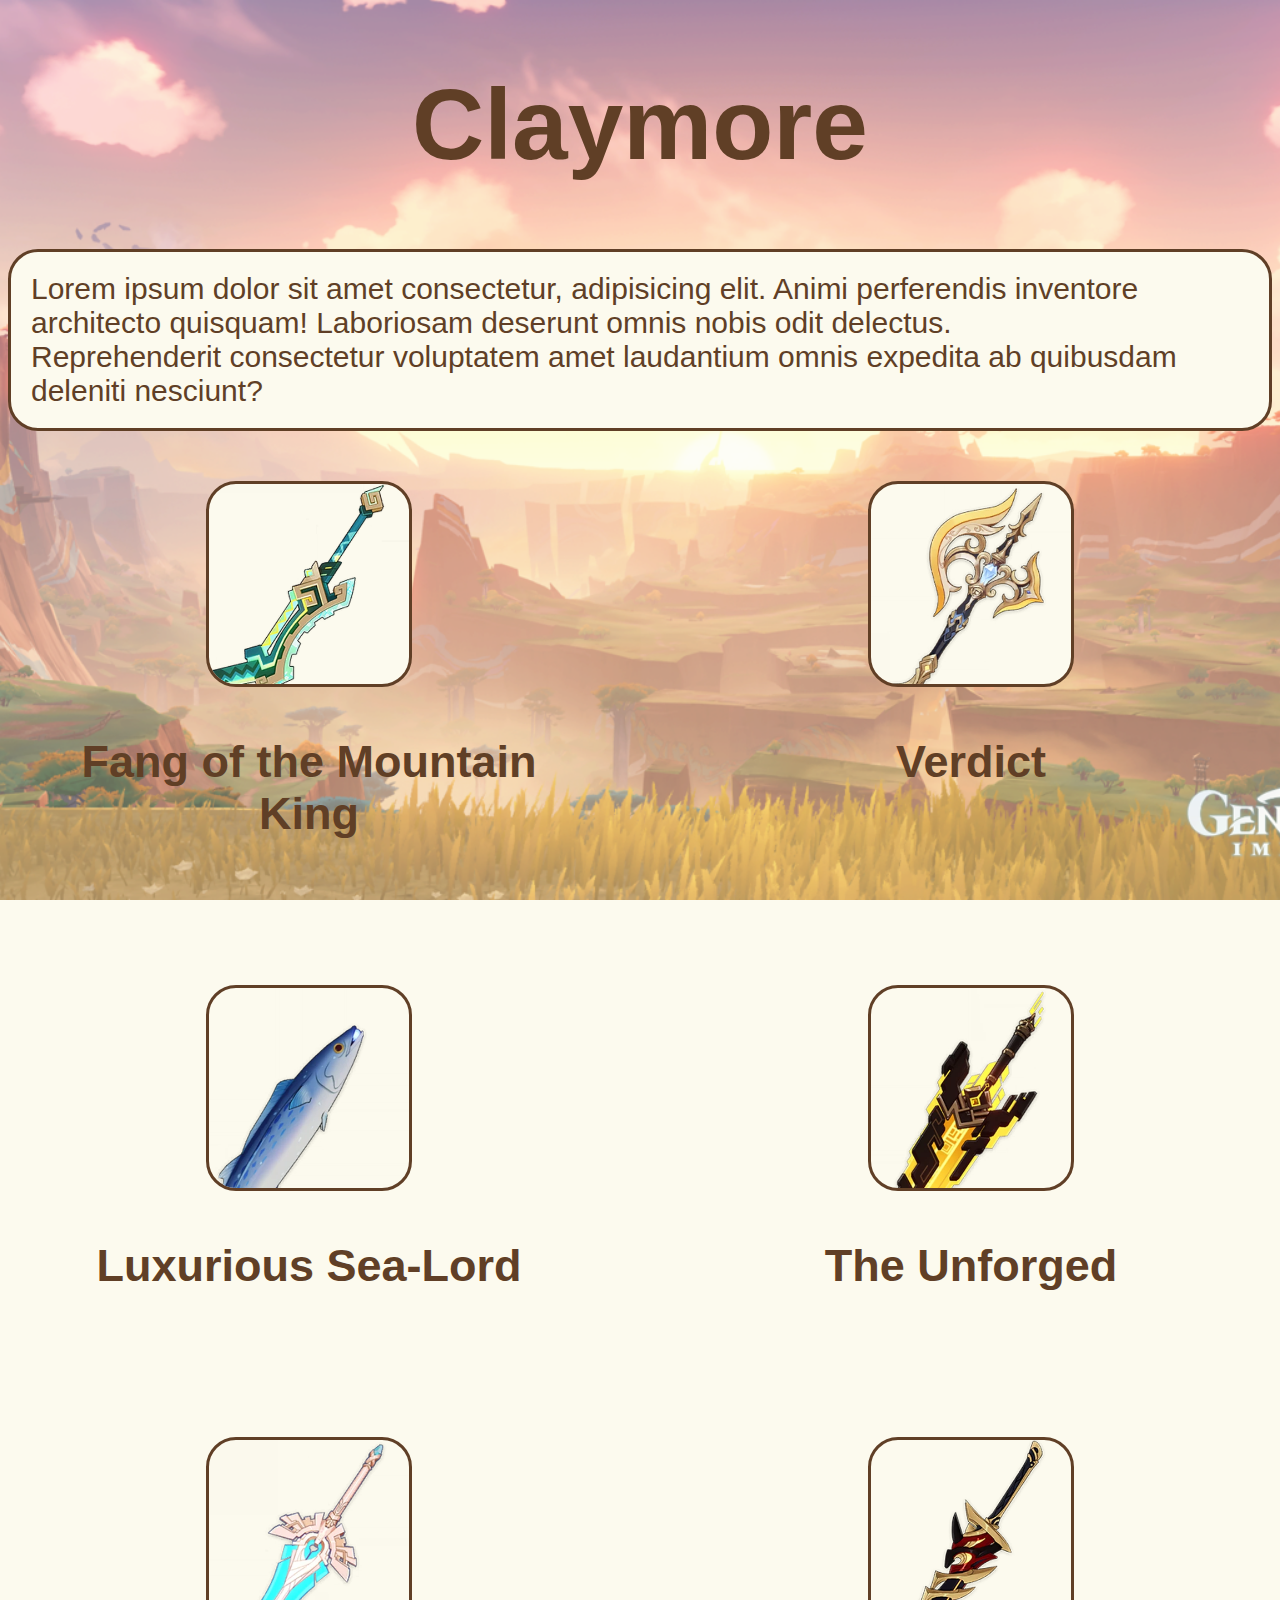
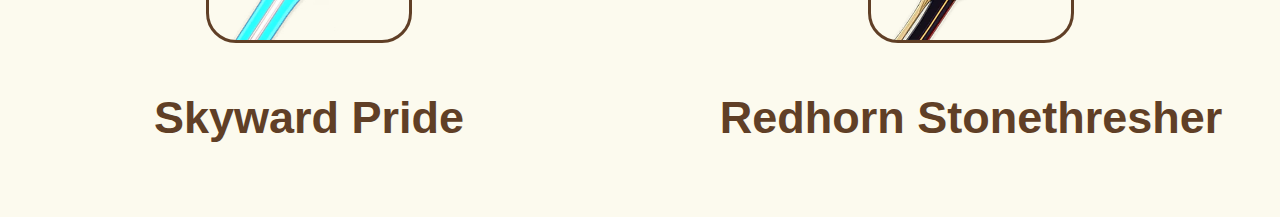
<file: Weapons/claymore.html>
<!DOCTYPE html>
<html>
    <head>
        <title>Claymore</title>
        <link rel="stylesheet" href="../Elements/style.css">
    </head>
    <body>
        <h1>Claymore</h1>
        <p id="lorem">Lorem ipsum dolor sit amet consectetur, adipisicing elit. Animi perferendis inventore architecto quisquam! Laboriosam deserunt omnis nobis odit delectus. <br> Reprehenderit consectetur voluptatem amet laudantium omnis expedita ab quibusdam deleniti nesciunt?</p>
        <div class="grid-container1">
            <div class="grid-item">
            <img src="../assets/images/Weapon_Fang_of_the_Mountain_King_2nd.webp" alt="fang" width="200">
            <p>Fang of the Mountain King</p>
            </div>
    
    
            <div class="grid-item">
            <img src="../assets/images/Weapon_Verdict.webp" alt="Verdict" width="200">
            <p>Verdict</p>
            </div>
    
            <div class="grid-item">
            <img src="../assets/images/Weapon_Luxurious_Sea-Lord.webp" alt="Sea-Lord" width="200">
            <p>Luxurious Sea-Lord</p>
            </div>
    
    
            <div class="grid-item">
            <img src="../assets/images/Weapon_The_Unforged_2nd.webp" alt="Unforged" width="200">
            <p>The Unforged</p>
            </div>
    
    
            <div class="grid-item">
            <img src="../assets/images/Weapon_Skyward_Pride.webp" alt="Weapon_Skyward_Pride" width="200">
            <p>Skyward Pride</p>
            </div>
    
            <div class="grid-item">
            <img src="../assets/images/Weapon_Redhorn_Stonethresher.webp" alt="Redhorn" width="200">
            <p>Redhorn Stonethresher</p>
            </div>
            </div>
    </body>
</html>
</file>
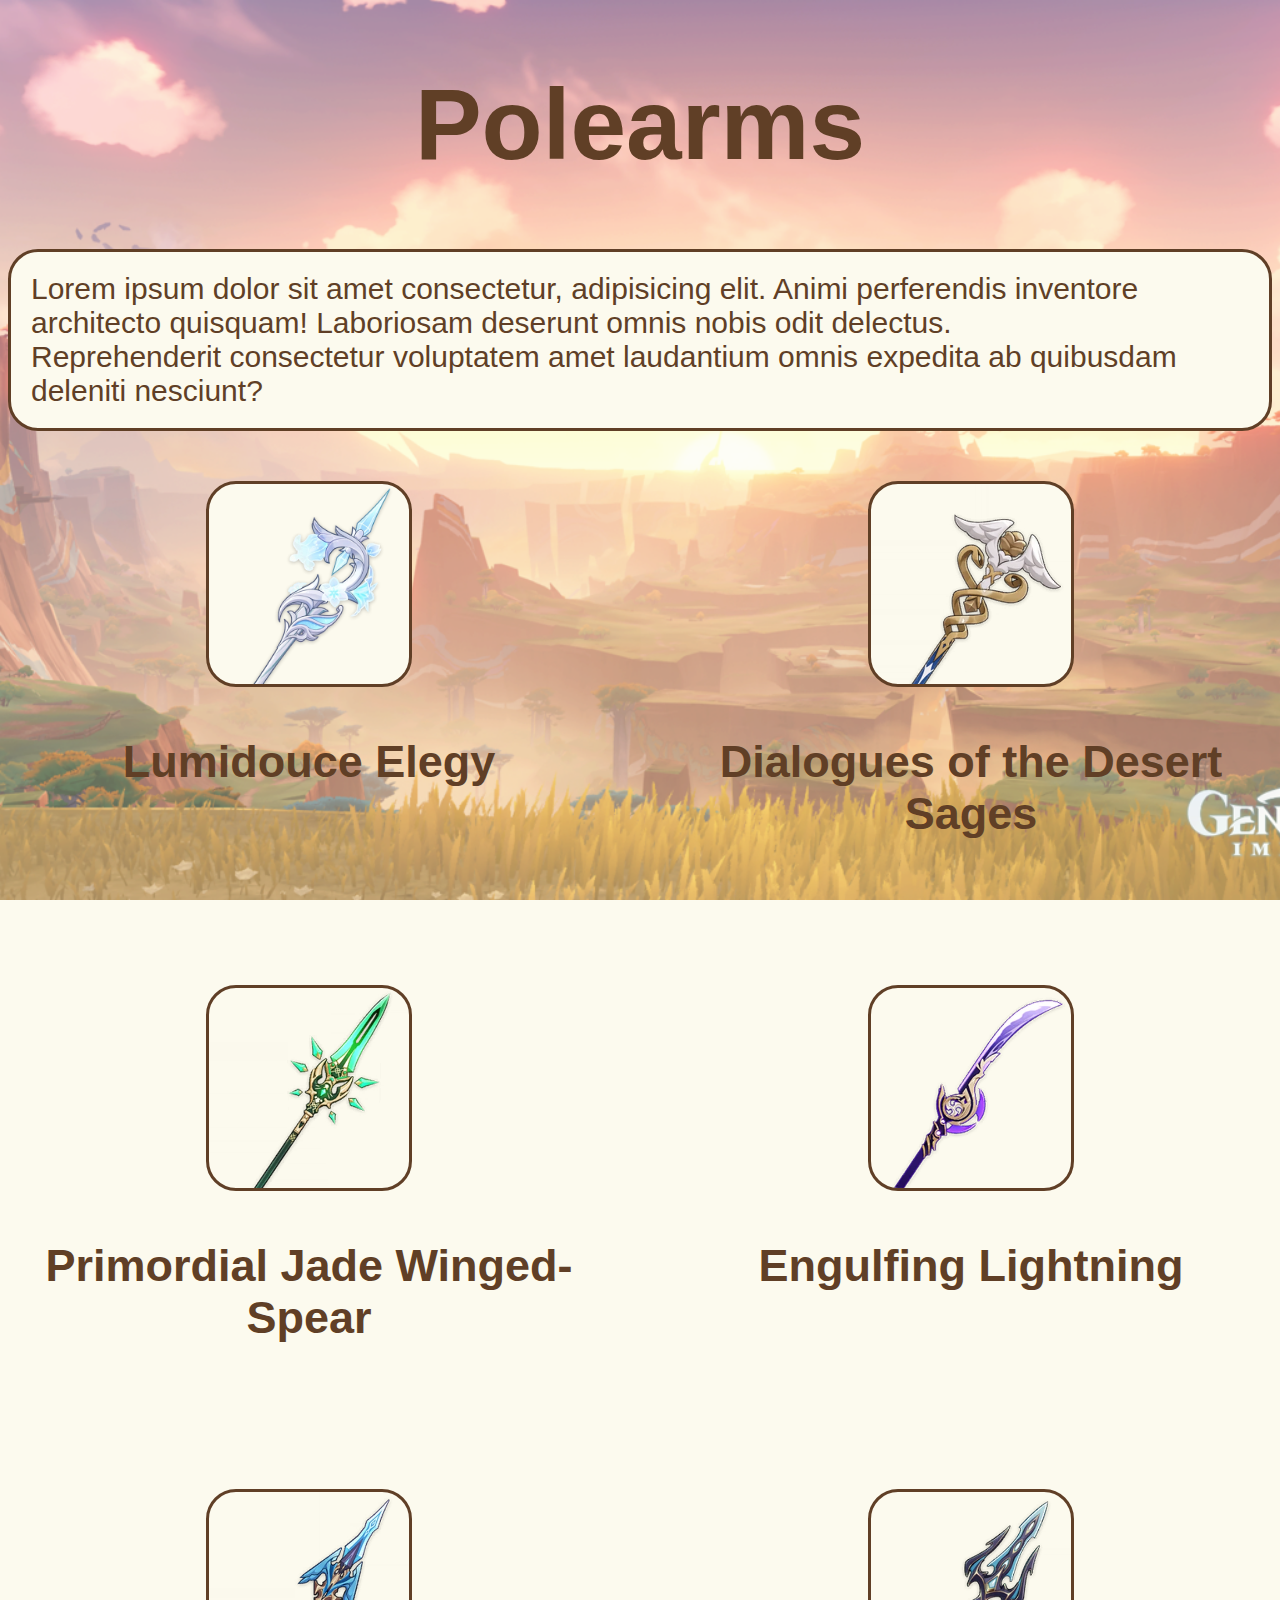
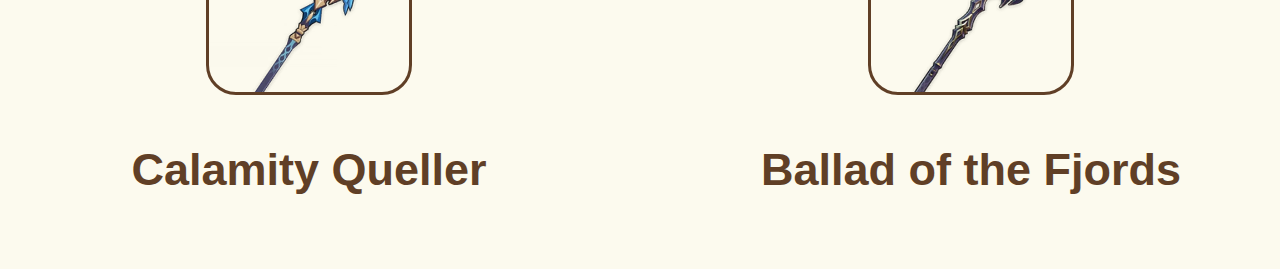
<file: Weapons/polearm.html>
<!DOCTYPE html>
<html>
    <head>
        <title>Polearms</title>
        <link rel="stylesheet" href="../Elements/style.css">
    </head>
    <body>
        <h1>Polearms</h1>
        <p id="lorem">Lorem ipsum dolor sit amet consectetur, adipisicing elit. Animi perferendis inventore architecto quisquam! Laboriosam deserunt omnis nobis odit delectus. <br> Reprehenderit consectetur voluptatem amet laudantium omnis expedita ab quibusdam deleniti nesciunt?</p>
        <div class="grid-container1">
            <div class="grid-item">
            <img src="../assets/images/Weapon_Lumidouce_Elegy.webp" alt="Lumidouce" width="200">
            <p>Lumidouce Elegy</p>
            </div>
    
    
            <div class="grid-item">
            <img src="../assets/images/Weapon_Dialogues_of_the_Desert_Sages.webp" alt="Dialogues" width="200">
            <p>Dialogues of the Desert Sages</p>
            </div>
    
            <div class="grid-item">
            <img src="../assets/images/Weapon_Primordial_Jade_Winged-Spear_2nd.webp" alt="Primordial" width="200">
            <p>Primordial Jade Winged-Spear</p>
            </div>
    
    
            <div class="grid-item">
            <img src="../assets/images/Weapon_Engulfing_Lightning.webp" alt="Lightning" width="200">
            <p>Engulfing Lightning</p>
            </div>
    
    
            <div class="grid-item">
            <img src="../assets/images/Weapon_Calamity_Queller.webp" alt="Calamity" width="200">
            <p>Calamity Queller</p>
            </div>
    
            <div class="grid-item">
            <img src="../assets/images/Weapon_Ballad_of_the_Fjords.webp" alt="Warbow" width="200">
            <p>Ballad of the Fjords</p>
            </div>
            </div>
    </body>
</html>
</file>
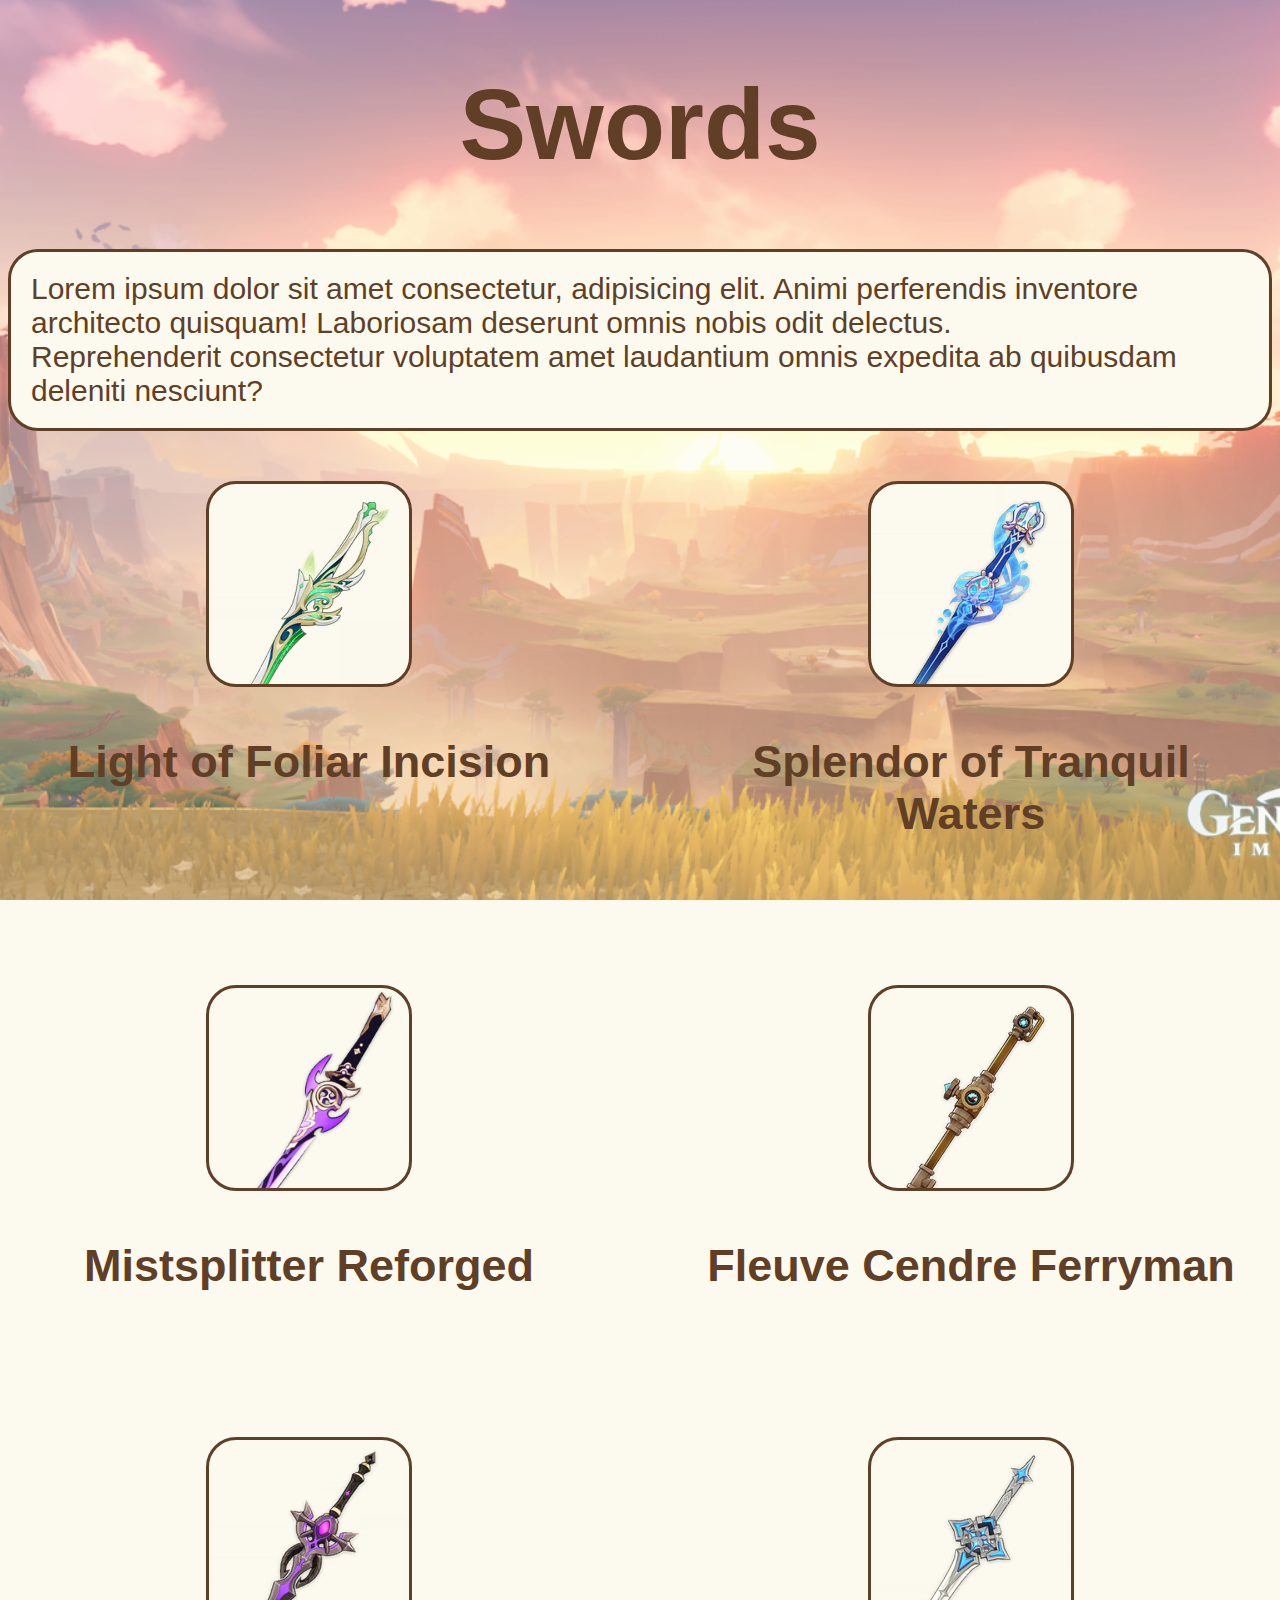
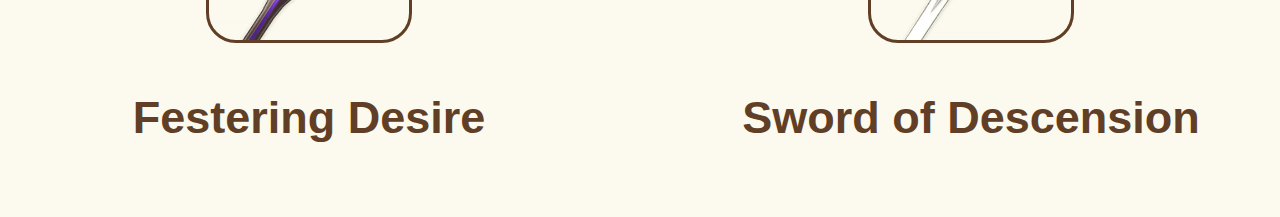
<file: Weapons/sword.html>
<!DOCTYPE html>
<html>
    <head>
        <title>Swords</title>
        <link rel="stylesheet" href="../Elements/style.css">
    </head>
    <body>
        <h1>Swords</h1>
        <p id="lorem">Lorem ipsum dolor sit amet consectetur, adipisicing elit. Animi perferendis inventore architecto quisquam! Laboriosam deserunt omnis nobis odit delectus. <br> Reprehenderit consectetur voluptatem amet laudantium omnis expedita ab quibusdam deleniti nesciunt?</p>
        <div class="grid-container1">
            <div class="grid-item">
            <img src="../assets/images/Weapon_Light_of_Foliar_Incision_2nd.webp" alt="light" width="200">
            <p>Light of Foliar Incision</p>
            </div>
    
    
            <div class="grid-item">
            <img src="../assets/images/Weapon_Splendor_of_Tranquil_Waters.webp" alt="splendor" width="200">
            <p>Splendor of Tranquil Waters</p>
            </div>
    
            <div class="grid-item">
            <img src="../assets/images/Weapon_Mistsplitter_Reforged.webp" alt="Mistsplitter" width="200">
            <p>Mistsplitter Reforged</p>
            </div>
    
    
            <div class="grid-item">
            <img src="../assets/images/Weapon_Fleuve_Cendre_Ferryman.webp" alt="Fleuve" width="200">
            <p>Fleuve Cendre Ferryman</p>
            </div>
    
    
            <div class="grid-item">
            <img src="../assets/images/Weapon_Festering_Desire.webp" alt="Festering" width="200">
            <p>Festering Desire</p>
            </div>
    
            <div class="grid-item">
            <img src="../assets/images/Weapon_Sword_of_Descension.webp" alt="Descension" width="200">
            <p>Sword of Descension</p>
            </div>
            </div>
    </body>
</html>
</file>
<file: login_style.css>
body{
    background-color: #FCFAEE;
}
h1{
    color: #603F26;
    font-size: 50px;
}

label{
    color: #603F26;
    font-size: 30px;
}

input{
    font-size: 25px;
    color: #603F26;
}
</file>
<file: style.css>
body{
    background-color: #FCFAEE;
}
h1{
    color: #603F26;
    font-family :Arial, Helvetica, sans-serif;
    text-align: center;
    font-size: 100px;
}
p{
    color: #603F26;
    font-size: 30px;
    font-family: Arial, Helvetica, sans-serif;
}
button{
    border-radius: 50px;
    color: #603F26;
    background-color: #e77272;
    font-size: 50px;
}
img{
    border: #603F26;
    border-style: solid;
    border-radius: 30px;

}

.desc{
    background-color: #FCFAEE;
    border: #603F26;
    border-style: solid;
    border-radius: 30px;
    padding-left: 20px;
    padding-right: 20px;
}



.grid-container1{
    display: grid; 
    grid-template-columns: repeat(3, 1fr); 
    grid-template-rows: repeat(2, auto); 
    gap: 100px; 
    padding: 20px;
}

.grid-item{
    text-align: center;
}

.grid-item p{
    font-weight: bold;
    font-size: 45px;
}

.grid-item img{
    background-color: #FCFAEE;
}


.grid-item:nth-child(7){
    grid-column: 2/3;
}

.grid-container2{
    display: grid;
    grid-template-columns: repeat(6, 1fr);
    grid-template-columns: auto auto;
    gap: 100px; 
    padding: 20px;
    margin-left: 200px;
    margin-right: 200px;
}

.grid-item2:nth-child(1){
    grid-column: 1/2;
}

.grid-item2:nth-child(2) {
    grid-column: 3/4; 
}

.grid-item2:nth-child(3) {
    grid-column: 5/6; 
}

.grid-item2:nth-child(4) {
    grid-column: 2/3; 
}

.grid-item2:nth-child(5) {
    grid-column: 4/5; 
}

.grid-item2 img{
    background-color: #FCFAEE;
}

.grid-item2{
    text-align: center;
}

.grid-item2 p {
    font-weight: bold;
    font-size: 45px;
}

#me{
    text-align: center;
    
}
</file>
<file: Elements/style.css>
body{
    background-color: #FCFAEE;
    background-image: url("../assets/images/genshin\ bg.png");
    background-repeat: no-repeat;
    background-attachment: fixed;
    background-position: center;
    background-size: cover;
}

h1{
    color: #603F26;
    font-family :Arial, Helvetica, sans-serif;
    text-align: center;
    font-size: 100px;
}

p{
    font-weight: bold;
    font-size: 45px;
    color: #603F26;
    font-family: Arial, Helvetica, sans-serif;
}

#lorem{
    font-size: 30px;
    font-weight: 100;
    background-color: #FCFAEE;
    border: #603F26;
    border-style: solid;
    border-radius: 30px;
    padding: 20px;
}

.grid-container1{
    display: grid; 
    grid-template-columns: repeat(2, 1fr); 
    grid-template-rows: repeat(3, auto); 
    gap: 100px; 
    padding: 20px;
}

.grid-item img{
    background-color: #FCFAEE;
    border: #603F26;
    border-style: solid;
    border-radius: 30px;
}

.grid-item{
    text-align: center;
}
</file>
